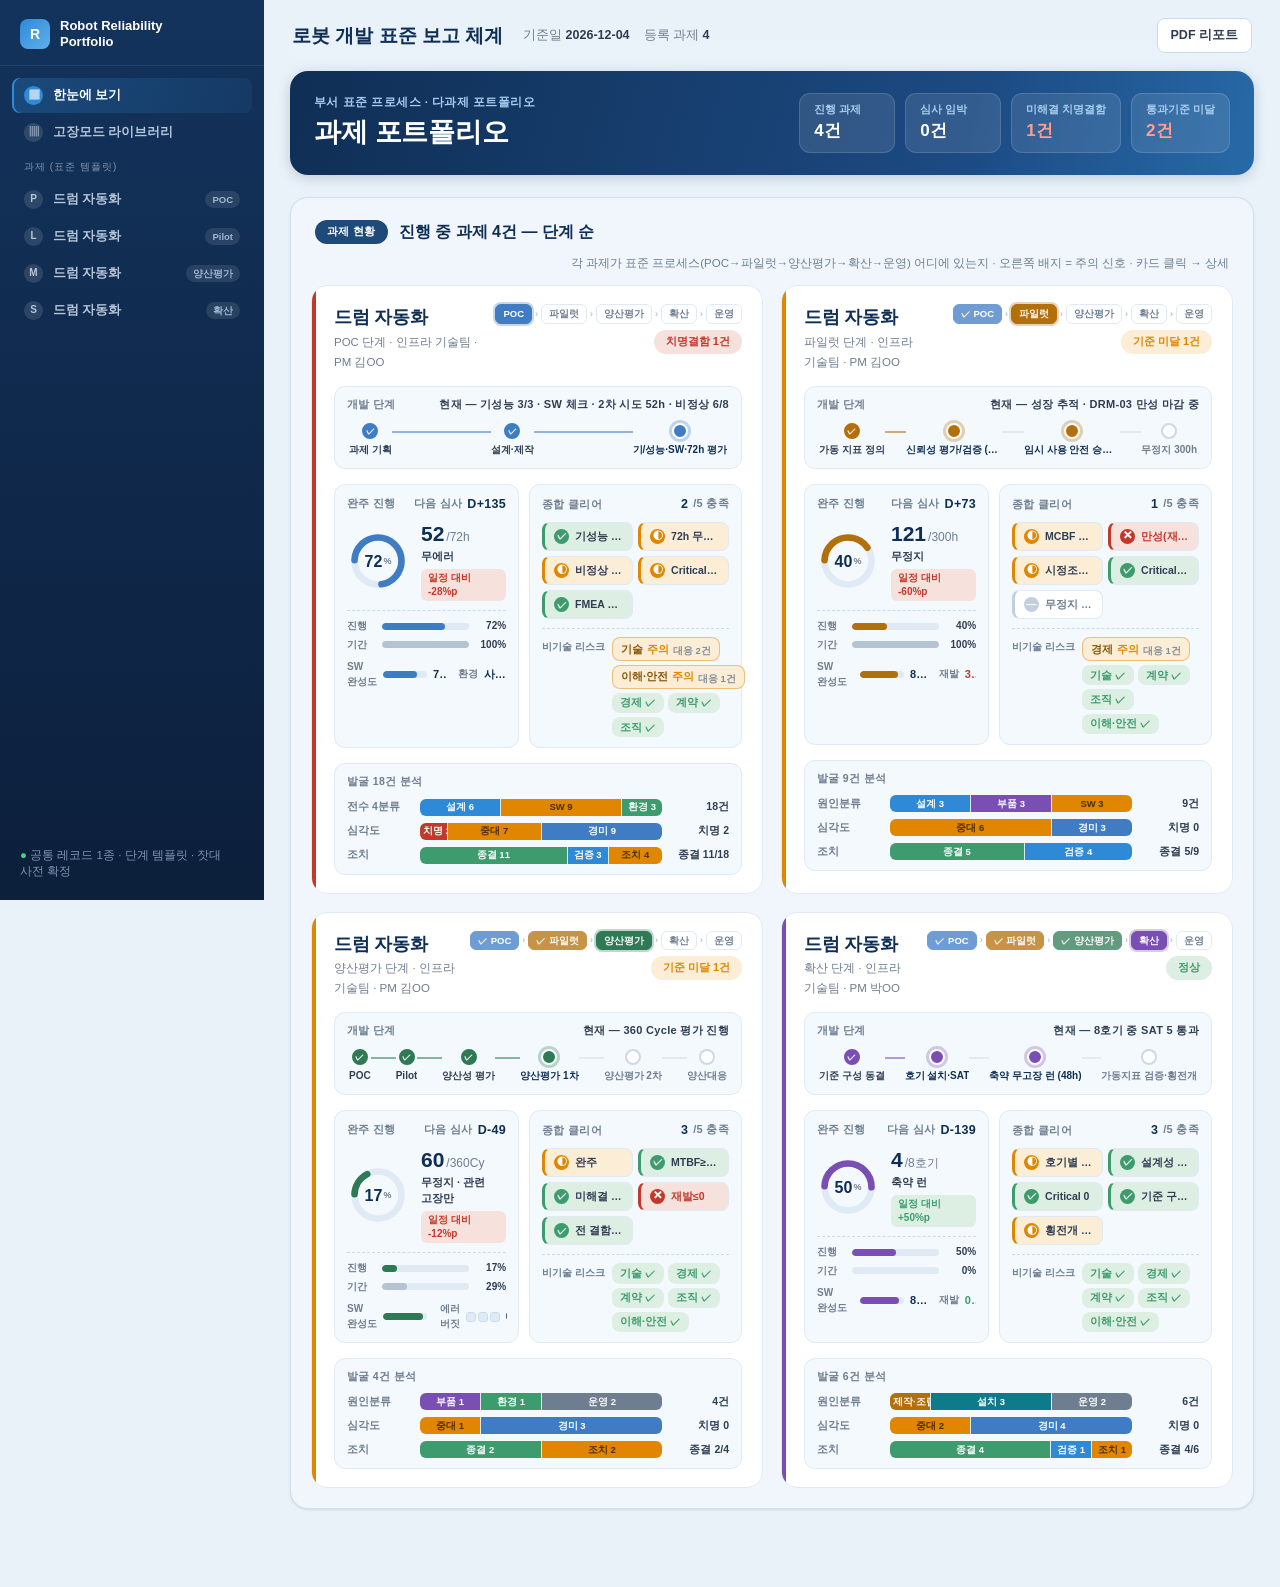
<file: index.html>
<!DOCTYPE html>
<html lang="ko">
<head>
<meta charset="UTF-8">
<meta name="viewport" content="width=device-width, initial-scale=1.0">
<title>로봇 개발 표준 보고 체계</title>
<!-- 캐시 우회: 수정 후 새로고침만 해도 styles.css가 바로 반영됨 -->
<script>document.write('<link rel="stylesheet" href="styles.css?t=' + Date.now() + '">');</script>
</head>
<body>
<div class="app">

  <aside class="side">
    <div class="brand"><div class="logo" id="brand-logo">R</div><b id="brand-name">Robot Reliability<br>Portfolio</b></div>
    <nav class="nav" id="nav"></nav>
    <div class="sgoals" id="side-goals"></div>
    <div id="side-line"></div>
    <div id="side-months"></div>
    <div class="foot"><span class="dot">●</span> <span id="foot-brand">FRACAS + 신뢰성 성장</span><br><span id="foot-updated">—</span></div>
  </aside>

  <main class="main">
    <div class="topbar">
      <h1 id="page-title">로봇 개발 표준 보고 체계</h1>
      <div class="meta" id="topmeta"></div>
      <div class="sp"></div><div class="tb-lc" id="topbar-lc"></div><button class="btn" id="print-btn" onclick="window.print()">PDF 리포트</button>
    </div>

    <div id="s-home"></div>
    <div id="s-guide" style="display:none"></div>
    <div id="s-library" style="display:none"></div>
    <section id="s-overview" class="sbox" style="display:none"></section>
    <div class="sbox sbox-steps" id="s-steps" style="display:none"></div>
  </main>
</div>

<!-- 에러 상세 모달 -->
<div class="modal-back" id="modal-back" onclick="if(event.target===this)closeModal()">
  <div class="modal">
    <div class="modal-h"><h3 id="modal-title">에러 상세</h3><button class="x" onclick="closeModal()">✕</button></div>
    <div class="modal-b" id="modal-body"></div>
  </div>
</div>
<div class="lightbox" id="lightbox" onclick="this.classList.remove('open')"><img id="lightbox-img" alt=""></div>

<!-- 캐시 우회: 수정 후 새로고침만 해도 JS가 바로 반영됨. 로드 순서 고정: core → 템플릿 → 홈 → app(라우터) -->
<script>
  ['core.js', 'tpl-mass.js', 'tpl-dev.js', 'tpl-ops.js', 'guide.js', 'home.js', 'library.js', 'app.js'].forEach(function (f) {
    document.write('<script src="' + f + '?t=' + Date.now() + '"><\/script>');
  });
</script>
</body>
</html>
</file>
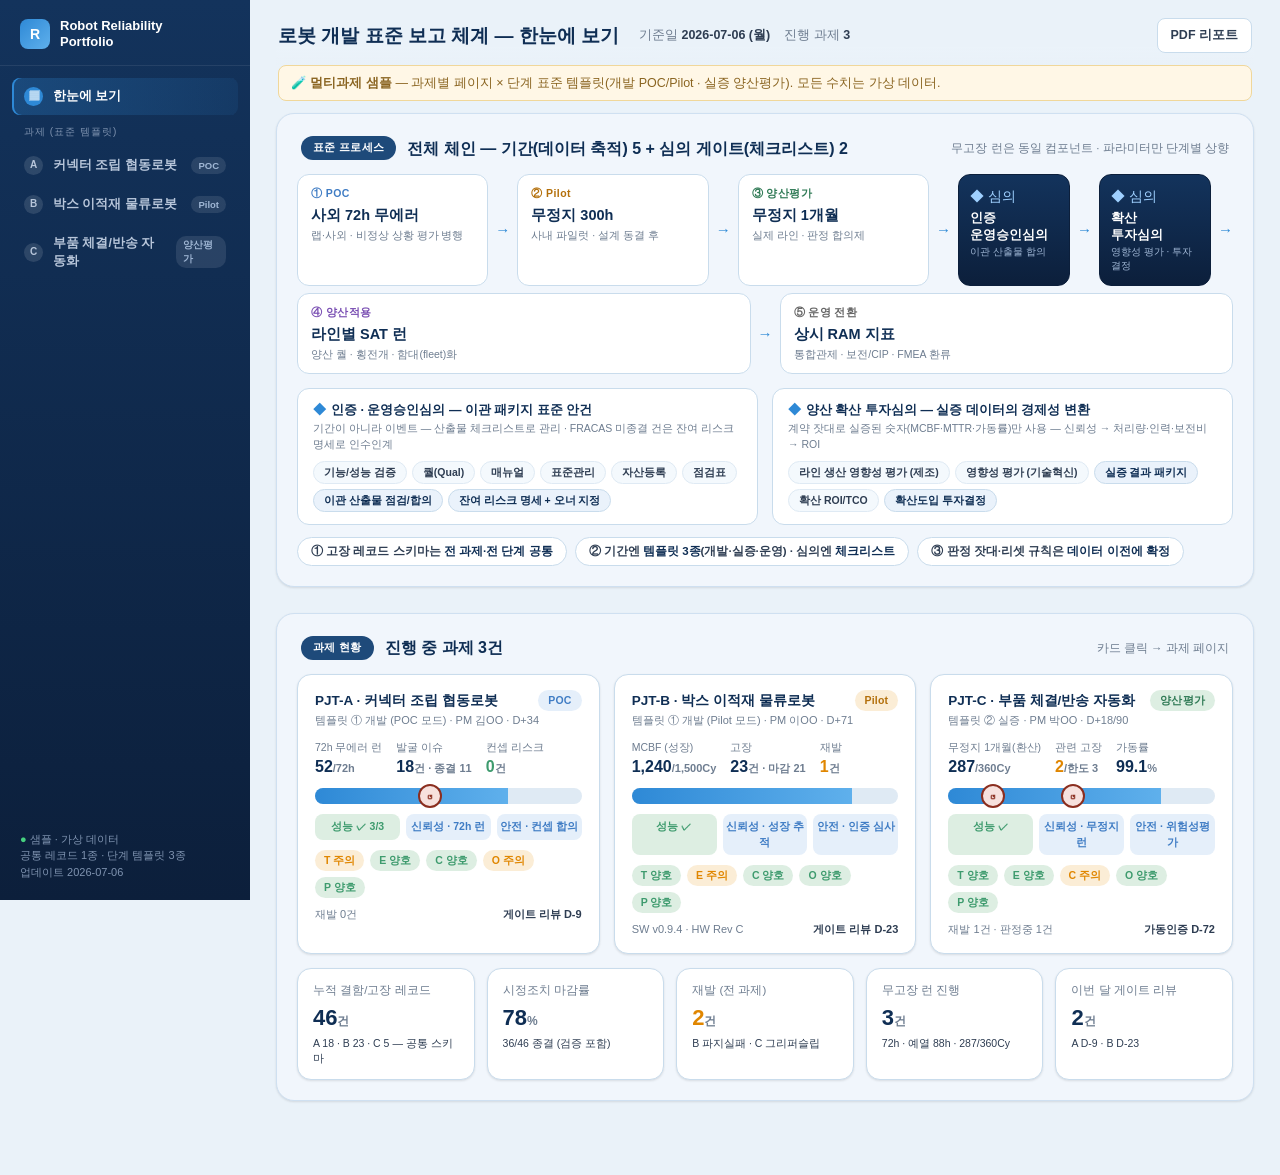
<file: design/mockup_multi.html>
<!DOCTYPE html>
<html lang="ko">
<head>
<meta charset="UTF-8">
<meta name="viewport" content="width=device-width, initial-scale=1.0">
<title>멀티과제 샘플 — 로봇 개발 표준 보고 체계 (POC · Pilot · 양산평가)</title>
<style>
  :root{
    --bg:#EAF2F9; --card:#FFFFFF; --card-alt:#F4F9FD;
    --ink:#0E1A2A; --ink-soft:#2E3D52; --muted:#6E7D90;
    --line:#C9DCEC; --line-soft:#DFEAF4;
    --navy:#1E4A7A; --navy-deep:#0F2E54; --sky:#2E89D6; --sky-soft:#EAF2FB;
    --green:#3E9B6E; --green-soft:#DDEEE2;
    --crit:#C0392B; --crit-soft:#F7E1DD;
    --major:#E08600; --major-soft:#FBEDD6;
    --minor:#3F7CC4; --minor-soft:#E5EFFA;
    --rust:#8B2E1F;
    --sans:"Malgun Gothic","맑은 고딕",-apple-system,BlinkMacSystemFont,"Segoe UI",Arial,sans-serif;
    --shadow-sm:0 1px 2px rgba(15,20,25,.05),0 1px 3px rgba(15,20,25,.06);
  }
  *{box-sizing:border-box;margin:0;padding:0}
  html{scroll-behavior:smooth}
  body{font-family:var(--sans);background:var(--bg);color:var(--ink);font-size:14px;line-height:1.45}
  .app{display:grid;grid-template-columns:250px 1fr;min-height:100vh}
  .side{background:linear-gradient(180deg,#13335c,#0c1f3b);color:#cdd9ea;position:sticky;top:0;height:100vh;display:flex;flex-direction:column;padding:18px 0}
  .side .brand{display:flex;gap:10px;align-items:center;padding:0 20px 14px;border-bottom:1px solid rgba(255,255,255,.08)}
  .side .brand .logo{width:30px;height:30px;border-radius:8px;background:linear-gradient(135deg,#2E89D6,#5fb0ec);display:flex;align-items:center;justify-content:center;font-weight:800;color:#fff}
  .side .brand b{color:#fff;font-size:13px;line-height:1.25}
  .nav{padding:12px 12px;display:flex;flex-direction:column;gap:2px}
  .nav .t{font-size:10px;letter-spacing:.1em;color:#7f93b0;text-transform:uppercase;padding:8px 12px 6px}
  .nav a{display:flex;align-items:center;gap:10px;padding:9px 12px;border-radius:8px;color:#b8c6da;text-decoration:none;font-size:12.5px;font-weight:600;cursor:pointer}
  .nav a .st{width:19px;height:19px;border-radius:50%;background:rgba(255,255,255,.12);font-size:10px;display:flex;align-items:center;justify-content:center;font-weight:800;flex:none}
  .nav a .stage{margin-left:auto;font-size:9.5px;font-weight:800;padding:2px 7px;border-radius:10px;background:rgba(255,255,255,.1);color:#9fb6d4}
  .nav a:hover{background:rgba(255,255,255,.06);color:#fff}
  .nav a.active{background:linear-gradient(90deg,rgba(46,137,214,.28),rgba(46,137,214,.10));color:#fff;box-shadow:inset 2px 0 0 #2E89D6}
  .nav a.active .st{background:#2E89D6;color:#fff}
  .side .foot{margin-top:auto;padding:14px 20px 2px;font-size:11px;color:#7f93b0;line-height:1.5}
  .side .foot .dot{color:#46d07f}

  .main{padding:0 26px 48px}
  .topbar{display:flex;align-items:center;gap:16px;padding:18px 2px 12px;position:sticky;top:0;background:linear-gradient(180deg,var(--bg) 72%,rgba(234,242,249,0));z-index:5}
  .topbar h1{font-size:19px;font-weight:800;color:var(--navy-deep)}
  .topbar .meta{color:var(--muted);font-size:12.5px;display:flex;gap:14px;margin-left:4px}.topbar .meta b{color:var(--ink-soft)}
  .topbar .sp{flex:1}
  .btn{border:1px solid var(--line);background:#fff;border-radius:8px;padding:8px 13px;font-size:12.5px;font-weight:700;color:var(--ink-soft);cursor:pointer}
  .banner{background:#fff7e6;border:1px solid #f0d79a;color:#8a6420;border-radius:8px;padding:8px 12px;font-size:12.5px;margin:0 2px 12px}

  .sbox{background:#F1F6FC;border:1px solid #CFE0F1;border-radius:18px;padding:6px 20px 20px;margin-bottom:26px;box-shadow:var(--shadow-sm)}
  .sbox-h{display:flex;align-items:center;gap:11px;padding:16px 4px 14px;flex-wrap:wrap}
  .sbox-h .tag{font-size:11px;font-weight:800;color:#fff;background:var(--navy);padding:4px 12px;border-radius:20px;letter-spacing:.03em}
  .sbox-h .tag.t-perf{background:#4A6FA5}.sbox-h .tag.t-rel{background:var(--navy)}.sbox-h .tag.t-safe{background:#3E7A5E}
  .sbox-h h2{font-size:16px;font-weight:800;color:var(--navy-deep)}
  .sbox-h .d{font-size:11.5px;color:var(--muted);margin-left:auto}

  .panel{background:var(--card);border:1px solid var(--line);border-radius:14px;box-shadow:var(--shadow-sm);padding:15px 17px}
  .panel h3{font-size:13px;font-weight:800;color:var(--ink);margin-bottom:3px}
  .panel .psub{font-size:11px;color:var(--muted);margin-bottom:12px;letter-spacing:.02em}
  .grid{display:grid;gap:14px}.g2{grid-template-columns:1fr 1fr}.g3{grid-template-columns:1fr 1fr 1fr}.g23{grid-template-columns:1.5fr 1fr}
  .mt{margin-top:14px}
  .row-flex{display:flex;align-items:center}
  .vlabel{font-size:11px;font-weight:700;padding:2px 8px;border-radius:6px;background:var(--card-alt);border:1px solid var(--line);color:var(--ink-soft)}

  table{width:100%;border-collapse:collapse;font-size:12.5px}
  th,td{text-align:left;padding:7px 9px;border-bottom:1px solid var(--line-soft)}
  th{color:var(--muted);font-weight:700;font-size:11.5px}td.c,th.c{text-align:center}td.r,th.r{text-align:right}
  tbody tr:hover{background:var(--sky-soft)}
  .badge{display:inline-block;padding:2px 8px;border-radius:20px;font-size:11px;font-weight:800}
  .b-crit{background:var(--crit-soft);color:var(--crit)}.b-major{background:var(--major-soft);color:var(--major)}.b-minor{background:var(--minor-soft);color:var(--minor)}
  .b-ok{background:var(--green-soft);color:var(--green)}.b-prog{background:var(--minor-soft);color:var(--minor)}.b-wait{background:#eee;color:#777}
  .mini{font-size:11px;color:var(--muted)}
  .prog-bar{height:8px;border-radius:6px;background:var(--line-soft);overflow:hidden}.prog-bar i{display:block;height:100%;background:var(--sky)}
  .req{font-size:9px;padding:1px 6px;border-radius:8px;font-weight:800;vertical-align:1px;margin-left:3px}
  .req.must{background:var(--sky-soft);color:var(--sky)}.req.opt{background:#ececec;color:#999}

  /* 단계 칩 */
  .chip{font-size:11px;font-weight:800;padding:4px 11px;border-radius:20px}
  .chip.pass{background:var(--green-soft);color:var(--green)}.chip.fail{background:var(--crit-soft);color:var(--crit)}.chip.prog{background:var(--minor-soft);color:var(--minor)}.chip.wait{background:#eee;color:#888}
  .stagechip{font-size:10.5px;font-weight:800;padding:3px 10px;border-radius:20px;letter-spacing:.02em}
  .st-poc{background:#E5EFFA;color:#3F7CC4}.st-pilot{background:#FBEDD6;color:#B36F0A}.st-mass{background:#DDEEE2;color:#2F7A55}

  /* 실증 사다리 */
  .ladder{display:flex;align-items:stretch;gap:7px;flex-wrap:wrap}
  .ladder .rung{flex:1;min-width:148px;background:var(--card);border:1px solid var(--line);border-radius:12px;padding:11px 13px;position:relative}
  .ladder .rung.next{border-style:dashed;background:var(--card-alt)}
  .ladder .rung .stg{font-size:10.5px;font-weight:800;letter-spacing:.04em}
  .ladder .rung .run{font-size:14.5px;font-weight:800;color:var(--navy-deep);margin:4px 0 2px}
  .ladder .rung .env{font-size:10.5px;color:var(--muted)}
  .ladder .gt{flex:0 0 auto;width:112px;background:linear-gradient(180deg,#13335c,#0c1f3b);border:1px solid #0c1f3b;border-radius:12px;padding:11px 11px;color:#fff}
  .ladder .gt .stg{color:#9fd0ff}
  .ladder .gt .run{font-size:12.5px;font-weight:800;margin:4px 0 2px;color:#fff;line-height:1.3}
  .ladder .gt .env{font-size:10px;color:#9fb6d4}
  .ladder .ar{align-self:center;color:var(--sky);font-weight:800;font-size:15px}
  .gatecards{display:grid;grid-template-columns:1fr 1fr;gap:14px;margin-top:14px}
  .gatecard{background:var(--card);border:1px solid var(--line);border-radius:12px;padding:12px 15px}
  .gatecard h4{font-size:12.5px;font-weight:800;color:var(--navy-deep);margin-bottom:2px}
  .gatecard h4 .gd{color:var(--sky);margin-right:5px}
  .gatecard .gsub{font-size:10.5px;color:var(--muted);margin-bottom:9px}
  .gatecard .items{display:flex;flex-wrap:wrap;gap:5px}
  .gatecard .items span{font-size:10.5px;font-weight:700;background:var(--card-alt);border:1px solid var(--line-soft);border-radius:14px;padding:3px 10px;color:var(--ink-soft)}
  .gatecard .items span.hl{background:var(--sky-soft);border-color:var(--line);color:var(--navy-deep)}
  .principles{display:flex;gap:8px;flex-wrap:wrap;margin-top:12px}
  .principles span{font-size:11.5px;font-weight:700;color:var(--ink-soft);background:var(--card);border:1px solid var(--line);border-radius:20px;padding:5px 13px}
  .principles b{color:var(--navy-deep)}

  /* 과제 카드 (홈) */
  .pcards{display:grid;grid-template-columns:repeat(3,1fr);gap:14px}
  .pcard{background:var(--card);border:1px solid var(--line);border-radius:14px;box-shadow:var(--shadow-sm);padding:15px 17px;cursor:pointer;transition:box-shadow .15s,transform .15s}
  .pcard:hover{box-shadow:0 4px 14px rgba(15,46,84,.14);transform:translateY(-1px)}
  .pcard .ph{display:flex;align-items:center;gap:8px;margin-bottom:2px}
  .pcard .ph b{font-size:13.5px;color:var(--navy-deep)}
  .pcard .ph .stagechip{margin-left:auto}
  .pcard .psub{font-size:11px;color:var(--muted);margin-bottom:11px}
  .pcard .kv{display:flex;gap:14px;margin-bottom:10px}
  .pcard .kv .k{font-size:10.5px;color:var(--muted)}.pcard .kv .v{font-size:16px;font-weight:800;color:var(--navy-deep)}.pcard .kv .v small{font-size:11px;color:var(--muted);font-weight:700}
  .tracks{display:flex;gap:6px;margin:10px 0}
  .tracks span{flex:1;text-align:center;font-size:10.5px;font-weight:700;border-radius:8px;padding:5px 2px}
  .tk-ok{background:var(--green-soft);color:var(--green)}.tk-prog{background:var(--minor-soft);color:var(--minor)}.tk-warn{background:var(--major-soft);color:var(--major)}
  .pcard .foot{display:flex;align-items:center;margin-top:9px;font-size:11px;color:var(--muted)}
  .pcard .foot .gate{margin-left:auto;font-weight:800;color:var(--ink-soft)}

  /* TECOP */
  .tecop{display:flex;gap:6px;flex-wrap:wrap}
  .tecop .tp{font-size:10.5px;font-weight:800;border-radius:16px;padding:3px 9px;cursor:default}
  .tp.ok{background:var(--green-soft);color:var(--green)}.tp.warn{background:var(--major-soft);color:var(--major)}.tp.risk{background:var(--crit-soft);color:var(--crit)}

  /* 세부 단계 lifecycle */
  .lifecycle{display:flex;margin-top:4px}
  .lc{flex:1;position:relative;text-align:center;padding:0 4px}
  .lc::before{content:"";position:absolute;top:21px;left:-50%;width:100%;height:3px;background:var(--line);z-index:0}
  .lc:first-child::before{display:none}
  .lc.done::before,.lc.cur::before{background:var(--green)}
  .lc .dot{width:34px;height:34px;border-radius:50%;margin:5px auto 8px;display:flex;align-items:center;justify-content:center;font-weight:800;font-size:13px;color:#fff;position:relative;z-index:1}
  .lc.done .dot{background:var(--green)}.lc.cur .dot{background:var(--sky);box-shadow:0 0 0 4px var(--sky-soft)}.lc.todo .dot{background:#cdd6e2}
  .lc .nm{font-size:12px;font-weight:800;color:var(--ink)}.lc.todo .nm{color:var(--muted)}
  .lc .stt{font-size:10px;font-weight:700;margin-top:2px}.lc.done .stt{color:var(--green)}.lc.cur .stt{color:var(--sky)}.lc.todo .stt{color:var(--muted)}
  .lc .note{margin:9px 5px 0;min-height:40px;border:1px dashed var(--line);border-radius:7px;background:var(--card-alt);font-size:10.5px;color:var(--ink-soft);padding:6px 7px;text-align:left;line-height:1.35}

  /* 게이트 crit-grid */
  .crit-grid{display:grid;grid-template-columns:repeat(5,1fr);gap:9px}
  .crit{border:1px solid var(--line-soft);border-radius:10px;padding:10px 11px;background:var(--card-alt)}
  .crit .k{font-size:11px;color:var(--muted);margin-bottom:5px}.crit .v{font-size:15px;font-weight:800;color:var(--ink)}
  .crit .s{font-size:10.5px;font-weight:800;margin-top:6px;display:inline-block;padding:2px 8px;border-radius:20px}
  .s.pass{background:var(--green-soft);color:var(--green)}.s.fail{background:var(--crit-soft);color:var(--crit)}.s.prog{background:var(--minor-soft);color:var(--minor)}.s.wait{background:#eee;color:#888}

  /* 무고장 런 게이지 (공통 컴포넌트) */
  .rgauge .glabel{display:flex;justify-content:space-between;font-size:11.5px;color:var(--muted);margin-bottom:5px}
  .rgauge .glabel b{color:var(--navy-deep);font-size:13px}
  .rgauge .track{position:relative;height:16px;border-radius:9px;background:var(--line-soft);overflow:visible}
  .rgauge .track i{display:block;height:100%;border-radius:9px 0 0 9px;background:linear-gradient(90deg,#2E89D6,#5fb0ec)}
  .rgauge .mark{position:absolute;top:-4px;width:24px;height:24px;margin-left:-12px;border-radius:50%;background:var(--crit-soft);border:2px solid var(--rust);color:var(--rust);font-size:11px;font-weight:800;display:flex;align-items:center;justify-content:center;cursor:default}
  .rgauge .gfoot{display:flex;gap:14px;font-size:11px;color:var(--muted);margin-top:9px;flex-wrap:wrap}
  .rgauge .gfoot b{color:var(--ink-soft)}
  .paramrow{display:flex;gap:8px;flex-wrap:wrap;margin-bottom:11px}
  .paramrow span{font-size:10.5px;font-weight:700;background:var(--card-alt);border:1px solid var(--line);border-radius:6px;padding:3px 9px;color:var(--ink-soft)}
  .paramrow b{color:var(--navy-deep)}

  /* 4분류 보드 (POC) */
  .fourway{display:grid;grid-template-columns:repeat(4,1fr);gap:9px}
  .fw{border-radius:10px;padding:11px 12px;border:1px solid var(--line-soft);background:var(--card-alt)}
  .fw .t{font-size:11px;font-weight:800;color:var(--muted)}
  .fw .n{font-size:24px;font-weight:800;margin:3px 0 1px;color:var(--navy-deep)}
  .fw .m{font-size:10.5px;color:var(--muted)}
  .fw.hero{background:var(--green-soft);border-color:#bfe0cc}.fw.hero .n{color:var(--green)}
  .stat-big{display:flex;align-items:baseline;gap:8px;margin-bottom:6px}.stat-big b{font-size:26px;font-weight:800;color:var(--navy-deep)}.stat-big span{font-size:12px;color:var(--muted)}
  .big-num{font-size:30px;font-weight:800}

  .qbox{background:var(--sky-soft);border:1px solid var(--line);border-radius:10px;padding:9px 13px;font-size:12px;color:var(--ink-soft);margin-bottom:13px}
  .qbox b{color:var(--navy-deep)}
  .kpis{display:grid;grid-template-columns:repeat(5,1fr);gap:12px}
  .kpi{background:var(--card);border:1px solid var(--line);border-radius:14px;box-shadow:var(--shadow-sm);padding:13px 15px}
  .kpi .k{font-size:11.5px;color:var(--muted)}.kpi .v{font-size:22px;font-weight:800;color:var(--navy-deep);margin-top:3px}.kpi .v small{font-size:12px;color:var(--muted);font-weight:700}.kpi .sub{font-size:10.5px;color:var(--ink-soft);margin-top:2px}
  .clegend{display:flex;flex-wrap:wrap;gap:6px 14px;font-size:11px;color:var(--ink-soft);margin-top:8px}
  .clegend span{display:inline-flex;align-items:center;gap:5px}.clegend i{width:10px;height:10px;border-radius:2px;display:inline-block}
  .view{display:none}.view.on{display:block}
  .ptitle{display:flex;align-items:center;gap:10px;margin:2px 2px 14px;flex-wrap:wrap}
  .ptitle h2{font-size:17px;font-weight:800;color:var(--navy-deep)}
  .ptitle .meta{font-size:12px;color:var(--muted)}.ptitle .meta b{color:var(--ink-soft)}
  .tmpl{font-size:10.5px;font-weight:800;background:#0F2E54;color:#9fd0ff;border-radius:6px;padding:3px 9px;letter-spacing:.03em}
</style>
</head>
<body>
<div class="app">
  <aside class="side">
    <div class="brand"><div class="logo">R</div><b>Robot Reliability<br>Portfolio</b></div>
    <nav class="nav">
      <a data-view="home" class="active"><span class="st">▦</span> 한눈에 보기</a>
      <div class="t">과제 (표준 템플릿)</div>
      <a data-view="pa"><span class="st">A</span> 커넥터 조립 협동로봇<span class="stage">POC</span></a>
      <a data-view="pb"><span class="st">B</span> 박스 이적재 물류로봇<span class="stage">Pilot</span></a>
      <a data-view="pc"><span class="st">C</span> 부품 체결/반송 자동화<span class="stage">양산평가</span></a>
    </nav>
    <div class="foot"><span class="dot">●</span> 샘플 · 가상 데이터<br>공통 레코드 1종 · 단계 템플릿 3종<br>업데이트 2026-07-06</div>
  </aside>

  <main class="main">
    <div class="topbar">
      <h1 id="tb-title">로봇 개발 표준 보고 체계</h1>
      <div class="meta"><span>기준일 <b>2026-07-06 (월)</b></span><span>진행 과제 <b>3</b></span></div>
      <div class="sp"></div><button class="btn">PDF 리포트</button>
    </div>
    <div class="banner">🧪 <b>멀티과제 샘플</b> — 과제별 페이지 × 단계 표준 템플릿(개발 POC/Pilot · 실증 양산평가). 모든 수치는 가상 데이터.</div>

    <!-- ================= 홈 (포트폴리오) ================= -->
    <div class="view on" id="view-home">

      <section class="sbox">
        <div class="sbox-h"><span class="tag">표준 프로세스</span><h2>전체 체인 — 기간(데이터 축적) 5 + 심의 게이트(체크리스트) 2</h2><span class="d">무고장 런은 동일 컴포넌트 · 파라미터만 단계별 상향</span></div>
        <div class="ladder">
          <div class="rung"><div class="stg" style="color:#3F7CC4">① POC</div><div class="run">사외 72h 무에러</div><div class="env">랩·사외 · 비정상 상황 평가 병행</div></div>
          <div class="ar">→</div>
          <div class="rung"><div class="stg" style="color:#B36F0A">② Pilot</div><div class="run">무정지 300h</div><div class="env">사내 파일럿 · 설계 동결 후</div></div>
          <div class="ar">→</div>
          <div class="rung"><div class="stg" style="color:#2F7A55">③ 양산평가</div><div class="run">무정지 1개월</div><div class="env">실제 라인 · 판정 합의제</div></div>
          <div class="ar">→</div>
          <div class="gt"><div class="stg">◆ 심의</div><div class="run">인증<br>운영승인심의</div><div class="env">이관 산출물 합의</div></div>
          <div class="ar">→</div>
          <div class="gt"><div class="stg">◆ 심의</div><div class="run">확산<br>투자심의</div><div class="env">영향성 평가 · 투자결정</div></div>
          <div class="ar">→</div>
          <div class="rung"><div class="stg" style="color:#7A4FB3">④ 양산적용</div><div class="run">라인별 SAT 런</div><div class="env">양산 퀄 · 횡전개 · 함대(fleet)화</div></div>
          <div class="ar">→</div>
          <div class="rung"><div class="stg" style="color:#666">⑤ 운영 전환</div><div class="run">상시 RAM 지표</div><div class="env">통합관제 · 보전/CIP · FMEA 환류</div></div>
        </div>
        <div class="gatecards">
          <div class="gatecard">
            <h4><span class="gd">◆</span>인증 · 운영승인심의 — 이관 패키지 표준 안건</h4>
            <div class="gsub">기간이 아니라 이벤트 — 산출물 체크리스트로 관리 · FRACAS 미종결 건은 잔여 리스크 명세로 인수인계</div>
            <div class="items"><span>기능/성능 검증</span><span>퀄(Qual)</span><span>매뉴얼</span><span>표준관리</span><span>자산등록</span><span>점검표</span><span class="hl">이관 산출물 점검/합의</span><span class="hl">잔여 리스크 명세 + 오너 지정</span></div>
          </div>
          <div class="gatecard">
            <h4><span class="gd">◆</span>양산 확산 투자심의 — 실증 데이터의 경제성 변환</h4>
            <div class="gsub">계약 잣대로 실증된 숫자(MCBF·MTTR·가동률)만 사용 — 신뢰성 → 처리량·인력·보전비 → ROI</div>
            <div class="items"><span>라인 생산 영향성 평가 (제조)</span><span>영향성 평가 (기술혁신)</span><span class="hl">실증 결과 패키지</span><span>확산 ROI/TCO</span><span class="hl">확산도입 투자결정</span></div>
          </div>
        </div>
        <div class="principles">
          <span>① 고장 레코드 스키마는 <b>전 과제·전 단계 공통</b></span>
          <span>② 기간엔 <b>템플릿 3종</b>(개발·실증·운영) · 심의엔 <b>체크리스트</b></span>
          <span>③ 판정 잣대·리셋 규칙은 <b>데이터 이전에 확정</b></span>
        </div>
      </section>

      <section class="sbox">
        <div class="sbox-h"><span class="tag">과제 현황</span><h2>진행 중 과제 3건</h2><span class="d">카드 클릭 → 과제 페이지</span></div>
        <div class="pcards">

          <div class="pcard" data-go="pa">
            <div class="ph"><b>PJT-A · 커넥터 조립 협동로봇</b><span class="stagechip st-poc">POC</span></div>
            <div class="psub">템플릿 ① 개발 (POC 모드) · PM 김OO · D+34</div>
            <div class="kv">
              <div><div class="k">72h 무에러 런</div><div class="v">52<small>/72h</small></div></div>
              <div><div class="k">발굴 이슈</div><div class="v">18<small>건 · 종결 11</small></div></div>
              <div><div class="k">컨셉 리스크</div><div class="v" style="color:var(--green)">0<small>건</small></div></div>
            </div>
            <div class="rgauge"><div class="track"><i style="width:72.2%"></i><span class="mark" style="left:43%" title="1차 시도: 31h 시점 비전 오인식 → 리셋 후 2차 진행">↺</span></div></div>
            <div class="tracks"><span class="tk-ok">성능 ✓ 3/3</span><span class="tk-prog">신뢰성 · 72h 런</span><span class="tk-prog">안전 · 컨셉 합의</span></div>
            <div class="tecop">
              <span class="tp warn" title="Technical — 72h 무에러 2차 진행 중">T 주의</span><span class="tp ok" title="Economic — 개략 사업성 확인">E 양호</span><span class="tp ok" title="Commercial — 해당 없음(사내)">C 양호</span><span class="tp warn" title="Organizational — 수혜부서 후보 협의 전">O 주의</span><span class="tp ok" title="Political/Regulatory — 안전 컨셉 합의 완료">P 양호</span>
            </div>
            <div class="foot"><span>재발 0건</span><span class="gate">게이트 리뷰 D-9</span></div>
          </div>

          <div class="pcard" data-go="pb">
            <div class="ph"><b>PJT-B · 박스 이적재 물류로봇</b><span class="stagechip st-pilot">Pilot</span></div>
            <div class="psub">템플릿 ① 개발 (Pilot 모드) · PM 이OO · D+71</div>
            <div class="kv">
              <div><div class="k">MCBF (성장)</div><div class="v">1,240<small>/1,500Cy</small></div></div>
              <div><div class="k">고장</div><div class="v">23<small>건 · 마감 21</small></div></div>
              <div><div class="k">재발</div><div class="v" style="color:var(--major)">1<small>건</small></div></div>
            </div>
            <div class="rgauge"><div class="track"><i style="width:82.7%"></i></div></div>
            <div class="tracks"><span class="tk-ok">성능 ✓</span><span class="tk-prog">신뢰성 · 성장 추적</span><span class="tk-prog">안전 · 인증 심사</span></div>
            <div class="tecop">
              <span class="tp ok" title="Technical — 성장곡선 순항">T 양호</span><span class="tp warn" title="Economic — 양산 원가 검토 중">E 주의</span><span class="tp ok" title="Commercial — 공급계약 초안 합의">C 양호</span><span class="tp ok" title="Organizational — 수혜부서 지표 정의 참여 완료">O 양호</span><span class="tp ok" title="Political/Regulatory — 인증 일정 정상">P 양호</span>
            </div>
            <div class="foot"><span>SW v0.9.4 · HW Rev C</span><span class="gate">게이트 리뷰 D-23</span></div>
          </div>

          <div class="pcard" data-go="pc">
            <div class="ph"><b>PJT-C · 부품 체결/반송 자동화</b><span class="stagechip st-mass">양산평가</span></div>
            <div class="psub">템플릿 ② 실증 · PM 박OO · D+18/90</div>
            <div class="kv">
              <div><div class="k">무정지 1개월(환산)</div><div class="v">287<small>/360Cy</small></div></div>
              <div><div class="k">관련 고장</div><div class="v" style="color:var(--major)">2<small>/한도 3</small></div></div>
              <div><div class="k">가동률</div><div class="v">99.1<small>%</small></div></div>
            </div>
            <div class="rgauge"><div class="track"><i style="width:79.7%"></i><span class="mark" style="left:16.7%" title="E-01 그리퍼 슬립 · 60Cy · 관련 판정(합의)">↺</span><span class="mark" style="left:46.9%" title="E-02 비전 타임아웃 · 169Cy · 관련 판정(합의)">↺</span></div></div>
            <div class="tracks"><span class="tk-ok">성능 ✓</span><span class="tk-prog">신뢰성 · 무정지 런</span><span class="tk-prog">안전 · 위험성평가</span></div>
            <div class="tecop">
              <span class="tp ok" title="Technical — 진도 정상">T 양호</span><span class="tp ok" title="Economic — 투자 승인 완료">E 양호</span><span class="tp warn" title="Commercial — 계약 마감 9/30 · 에러 여유 1회">C 주의</span><span class="tp ok" title="Organizational — 수혜부서 합동 판정 운영 중">O 양호</span><span class="tp ok" title="Political/Regulatory — 안전검수 통과">P 양호</span>
            </div>
            <div class="foot"><span>재발 1건 · 판정중 1건</span><span class="gate">가동인증 D-72</span></div>
          </div>
        </div>

        <div class="kpis mt">
          <div class="kpi"><div class="k">누적 결함/고장 레코드</div><div class="v">46<small>건</small></div><div class="sub">A 18 · B 23 · C 5 — 공통 스키마</div></div>
          <div class="kpi"><div class="k">시정조치 마감률</div><div class="v">78<small>%</small></div><div class="sub">36/46 종결 (검증 포함)</div></div>
          <div class="kpi"><div class="k">재발 (전 과제)</div><div class="v" style="color:var(--major)">2<small>건</small></div><div class="sub">B 파지실패 · C 그리퍼슬립</div></div>
          <div class="kpi"><div class="k">무고장 런 진행</div><div class="v">3<small>건</small></div><div class="sub">72h · 예열 88h · 287/360Cy</div></div>
          <div class="kpi"><div class="k">이번 달 게이트 리뷰</div><div class="v">2<small>건</small></div><div class="sub">A D-9 · B D-23</div></div>
        </div>
      </section>
    </div>

    <!-- ================= 과제 A : POC ================= -->
    <div class="view" id="view-pa">
      <div class="ptitle">
        <h2>PJT-A · 커넥터 조립 협동로봇</h2><span class="stagechip st-poc">POC</span><span class="tmpl">템플릿 ① 개발 — POC 모드</span>
        <span class="meta">PM <b>김OO</b> · 기간 <b>2026-06-02 ~ 07-15 (D+34)</b> · 게이트 리뷰 <b>07-15 (D-9)</b></span>
      </div>

      <section class="sbox">
        <div class="sbox-h"><span class="tag">단계 진행</span><h2>POC 세부 단계</h2><span class="d">P1→P4 · 게이트 통과 시 Pilot 이관</span></div>
        <div class="panel">
          <div class="lifecycle">
            <div class="lc done"><div class="dot">✓</div><div class="nm">P1 평가항목/방법 정의</div><div class="stt">완료</div><div class="note">FMEA 초판 · 고장모드 분류 확정 · 판정기준서 v1 (에러/정지/어시스트 구분)</div></div>
            <div class="lc done"><div class="dot">✓</div><div class="nm">P2 안전인증 컨셉미팅</div><div class="stt">완료</div><div class="note">위험원 12건 식별 → 설계 반영 목록 합의 (06-10)</div></div>
            <div class="lc done"><div class="dot">✓</div><div class="nm">P3 기성능 평가/검증</div><div class="stt">완료</div><div class="note">택트 12.5s · 반복정밀도 ±0.04mm · 체결성공률 99.2% — 3/3 충족</div></div>
            <div class="lc cur"><div class="dot">●</div><div class="nm">P4 사외 72h 무에러 + 비정상 평가</div><div class="stt">진행 중</div><div class="note">2차 시도 52/72h · 비정상 시나리오 6/8 PASS</div></div>
          </div>
        </div>
        <div class="panel mt">
          <div class="row-flex"><h3>게이트 통과 기준 (Pilot 이관)</h3><span class="vlabel" style="margin-left:auto">사전 확정 · 리뷰 07-15</span></div>
          <div class="psub">EXIT CRITERIA · 데이터 이전에 합의된 잣대</div>
          <div class="crit-grid">
            <div class="crit"><div class="k">① 기성능 스펙</div><div class="v">3/3</div><span class="s pass">충족</span></div>
            <div class="crit"><div class="k">② 72h 무에러</div><div class="v">52/72h</div><span class="s prog">2차 진행</span></div>
            <div class="crit"><div class="k">③ 비정상 시나리오</div><div class="v">6/8</div><span class="s prog">1 재시험</span></div>
            <div class="crit"><div class="k">④ 상위 심각도 미해결</div><div class="v">0건</div><span class="s pass">충족</span></div>
            <div class="crit"><div class="k">⑤ FMEA 상위 리스크</div><div class="v">조치계획 수립</div><span class="s pass">충족</span></div>
          </div>
          <div class="row-flex mt"><span class="mini" style="margin-right:10px">게이트 리뷰 고정 안건 — TECOP</span>
            <div class="tecop">
              <span class="tp warn" title="72h 무에러 2차 진행 중">T 주의</span><span class="tp ok" title="개략 사업성 확인(대체 인력 2명분)">E 양호</span><span class="tp ok">C 양호</span><span class="tp warn" title="수혜부서 후보 협의 전 — Pilot 지표 정의에 참여 필요">O 주의</span><span class="tp ok" title="안전 컨셉 합의 완료">P 양호</span>
            </div>
          </div>
        </div>
      </section>

      <section class="sbox">
        <div class="sbox-h"><span class="tag t-rel">신뢰성 트랙</span><h2>에러 분석 — POC 방식</h2><span class="d">지표(MTBF) 없음 — 발굴·분류가 목적</span></div>
        <div class="qbox">이 단계의 질문: <b>“이 고장모드는 컨셉의 병인가, 고칠 수 있는 병인가?”</b> — 표본이 작고 설계가 유동적이므로 통계 대신 <b>전수 4분류</b>로 보고.</div>
        <div class="grid g23">
          <div class="panel">
            <h3>발굴 이슈 4분류 (전수)</h3><div class="psub">18건 발굴 · 종결 11 · 진행 7</div>
            <div class="fourway">
              <div class="fw hero"><div class="t">① 컨셉 리스크</div><div class="n">0</div><div class="m">컨셉킬러 없음 — POC 핵심 결론</div></div>
              <div class="fw"><div class="t">② 설계 개선</div><div class="n">6</div><div class="m">종결 3 · 진행 3</div></div>
              <div class="fw"><div class="t">③ 구현(SW) 버그</div><div class="n">9</div><div class="m">종결 6 · 진행 3</div></div>
              <div class="fw"><div class="t">④ 시험환경 요인</div><div class="n">3</div><div class="m">종결 2 · 진행 1</div></div>
            </div>
            <div class="mini mt">① 이 0건이 아니게 되면 즉시 게이트 보류 → 컨셉 재검토. 정직한 분류가 이 단계 보고의 신뢰도를 결정.</div>
          </div>
          <div class="panel">
            <h3>고장모드 Pareto</h3><div class="psub">건수 순 · 누적 % (수정개발 우선순위)</div>
            <table>
              <thead><tr><th>고장모드</th><th style="width:84px">건수</th><th class="r">누적</th></tr></thead>
              <tbody>
                <tr title="비전 오인식 5건 — 누적 27.8%"><td>비전 오인식</td><td><div class="prog-bar"><i style="width:100%"></i></div><span class="mini">5</span></td><td class="r">28%</td></tr>
                <tr title="체결 토크 이탈 4건 — 누적 50%"><td>체결 토크 이탈</td><td><div class="prog-bar"><i style="width:80%"></i></div><span class="mini">4</span></td><td class="r">50%</td></tr>
                <tr title="그리퍼 파지 실패 3건 — 누적 66.7%"><td>그리퍼 파지 실패</td><td><div class="prog-bar"><i style="width:60%"></i></div><span class="mini">3</span></td><td class="r">67%</td></tr>
                <tr title="통신 지연 2건 — 누적 77.8%"><td>통신 지연</td><td><div class="prog-bar"><i style="width:40%"></i></div><span class="mini">2</span></td><td class="r">78%</td></tr>
                <tr title="기타 4건 — 누적 100%"><td class="mini">기타 (4모드)</td><td><div class="prog-bar"><i style="width:80%;background:#b9cfe4"></i></div><span class="mini">4</span></td><td class="r">100%</td></tr>
              </tbody>
            </table>
          </div>
        </div>

        <div class="grid g2 mt">
          <div class="panel rgauge">
            <div class="row-flex"><h3>무고장 런 — 사외 72h 무에러</h3><span class="vlabel" style="margin-left:auto">공통 컴포넌트 · POC 파라미터</span></div>
            <div class="paramrow"><span>목표 <b>72h</b></span><span>잣대 <b>무에러</b> (에러 1건 = 리셋)</span><span>환경 <b>사외 랩</b></span><span>리셋 규칙 <b>사전 확정 v1</b></span></div>
            <div class="glabel"><span>2차 시도 <b>52h</b> 경과</span><span>남은 <b>20h</b> (~07-08 06:00)</span></div>
            <div class="track"><i style="width:72.2%"></i><span class="mark" style="left:43%" title="1차 시도: 31h 시점 비전 오인식(조명 반사) → 조명 후드 개선 후 2차 착수">↺</span></div>
            <div class="gfoot"><span>1차 <b>31h 리셋</b> (비전 오인식 → 조명 후드 개선)</span><span>에러/정지 기록은 <b>POC부터 모두 수집</b> — 게이트만 무에러 잣대 적용</span></div>
          </div>
          <div class="panel">
            <h3>비정상 상황 평가 (Fault Injection)</h3><div class="psub">의도적 이상 주입 → 복구 거동 검증 · 첫 MTTR 측정 지점</div>
            <table>
              <thead><tr><th>시나리오</th><th class="c">복구시간</th><th class="c">판정</th></tr></thead>
              <tbody>
                <tr><td>비상정지 후 재기동</td><td class="c">45s</td><td class="c"><span class="badge b-ok">PASS</span></td></tr>
                <tr><td>순간 정전 복구</td><td class="c">2.1m</td><td class="c"><span class="badge b-ok">PASS</span></td></tr>
                <tr><td>자재 걸림 제거 후 재개</td><td class="c">1.4m</td><td class="c"><span class="badge b-ok">PASS</span></td></tr>
                <tr><td>통신 두절 → 자동 재접속</td><td class="c">—</td><td class="c"><span class="badge b-crit">FAIL · 재시험</span></td></tr>
                <tr><td>도어 오픈 인터록 외 3건</td><td class="c">≤1m</td><td class="c"><span class="badge b-ok">PASS ×3</span></td></tr>
                <tr><td>과부하 정지 복구</td><td class="c">—</td><td class="c"><span class="badge b-wait">대기</span></td></tr>
              </tbody>
            </table>
          </div>
        </div>
      </section>

      <section class="sbox">
        <div class="sbox-h"><span class="tag">기록</span><h2>이슈 레코드 (공통 스키마)</h2><span class="d">전 과제 동일 컬럼 · POC는 버전/검증 <b>선택</b></span></div>
        <div class="panel">
          <table>
            <thead><tr><th>ID</th><th>고장모드 (표준분류)</th><th class="c">심각도</th><th>근본원인 분류</th><th>시정조치</th><th class="c">버전<span class="req opt">선택</span></th><th class="c">무발생 검증<span class="req opt">선택</span></th><th class="c">상태</th></tr></thead>
            <tbody>
              <tr><td><b>ISS-012</b></td><td>비전 오인식</td><td class="c"><span class="badge b-major">Maj</span></td><td>시험환경 (조명 반사)</td><td>조명 후드 추가</td><td class="c mini">—</td><td class="c mini">—</td><td class="c"><span class="badge b-ok">종결</span></td></tr>
              <tr><td><b>ISS-015</b></td><td>통신 두절 복구 실패</td><td class="c"><span class="badge b-crit">Crit</span></td><td>설계 (재접속 로직 부재)</td><td>재접속 상태기계 설계 변경</td><td class="c mini">—</td><td class="c mini">—</td><td class="c"><span class="badge b-prog">조치중</span></td></tr>
              <tr><td><b>ISS-017</b></td><td>체결 토크 이탈</td><td class="c"><span class="badge b-major">Maj</span></td><td>구현 (토크 프로파일)</td><td>프로파일 보정 + 재시험</td><td class="c mini">—</td><td class="c mini">—</td><td class="c"><span class="badge b-prog">검증중</span></td></tr>
              <tr><td><b>ISS-018</b></td><td>그리퍼 파지 실패</td><td class="c"><span class="badge b-minor">Min</span></td><td>구현 (파지력 파라미터)</td><td>파라미터 튜닝</td><td class="c mini">—</td><td class="c mini">—</td><td class="c"><span class="badge b-prog">조치중</span></td></tr>
            </tbody>
          </table>
          <div class="mini mt">POC는 <b>보고 부담 최소화</b>가 원칙 — 필수 5필드(ID·고장모드·심각도·원인분류·상태)만 강제, 나머지는 선택. 단계가 오르면 필수로 전환.</div>
        </div>
      </section>
    </div>

    <!-- ================= 과제 B : Pilot ================= -->
    <div class="view" id="view-pb">
      <div class="ptitle">
        <h2>PJT-B · 박스 이적재 물류로봇</h2><span class="stagechip st-pilot">Pilot</span><span class="tmpl">템플릿 ① 개발 — Pilot 모드</span>
        <span class="meta">PM <b>이OO</b> · 기간 <b>2026-04-27 ~ 08-31 (D+71)</b> · 게이트 리뷰 <b>07-29 (D-23)</b></span>
      </div>

      <section class="sbox">
        <div class="sbox-h"><span class="tag">단계 진행</span><h2>Pilot 세부 단계</h2><span class="d">L1→L4 · 게이트 통과 시 양산평가 이관</span></div>
        <div class="panel">
          <div class="lifecycle">
            <div class="lc done"><div class="dot">✓</div><div class="nm">L1 가동 지표 정의</div><div class="stt">완료</div><div class="note">MCBF/MTTR/가동률 산식 확정 — 양산평가와 동일 산식 · 수혜부서 참여</div></div>
            <div class="lc cur"><div class="dot">●</div><div class="nm">L2 신뢰성 평가/검증 (TAAF)</div><div class="stt">진행 중</div><div class="note">반복운전→고장→FRACAS→재운전 · MCBF 1,240 (목표 1,500)</div></div>
            <div class="lc cur"><div class="dot">●</div><div class="nm">L3 신뢰성시험사양서</div><div class="stt">진행 중</div><div class="note">v0.9 협의 — 300h 판정 기준·리셋 규칙 명문화 · HW품질사양서/안전인증 심사</div></div>
            <div class="lc todo"><div class="dot">4</div><div class="nm">L4 무정지 300h</div><div class="stt">예정</div><div class="note">설계 동결(07-25 예정) 후 본 런 착수 · 현재 예열 런 88h 무정지</div></div>
          </div>
        </div>
        <div class="panel mt">
          <div class="row-flex"><h3>게이트 통과 기준 (양산평가 이관)</h3><span class="vlabel" style="margin-left:auto">사전 확정 · 리뷰 07-29</span></div>
          <div class="psub">EXIT CRITERIA</div>
          <div class="crit-grid">
            <div class="crit"><div class="k">① MCBF 성장 목표</div><div class="v">1,240/1,500</div><span class="s prog">83%</span></div>
            <div class="crit"><div class="k">② 만성(재발) 고장</div><div class="v">1건</div><span class="s fail">마감 필요</span></div>
            <div class="crit"><div class="k">③ 시정조치 검증마감</div><div class="v">91%</div><span class="s prog">21/23</span></div>
            <div class="crit"><div class="k">④ 안전인증서</div><div class="v">심사 중</div><span class="s prog">~07-20</span></div>
            <div class="crit"><div class="k">⑤ 무정지 300h</div><div class="v">동결 후</div><span class="s wait">예정</span></div>
          </div>
          <div class="row-flex mt"><span class="mini" style="margin-right:10px">게이트 리뷰 고정 안건 — TECOP</span>
            <div class="tecop">
              <span class="tp ok" title="성장곡선 순항">T 양호</span><span class="tp warn" title="양산 원가 절감안 검토 중 (그리퍼 단가)">E 주의</span><span class="tp ok" title="공급계약 초안 합의">C 양호</span><span class="tp ok" title="수혜부서가 L1 지표 정의에 참여 완료">O 양호</span><span class="tp ok" title="인증 일정 정상">P 양호</span>
            </div>
          </div>
        </div>
      </section>

      <section class="sbox">
        <div class="sbox-h"><span class="tag t-rel">신뢰성 트랙</span><h2>에러 분석 — Pilot 방식</h2><span class="d">개별 사건이 아니라 추세로 보고</span></div>
        <div class="qbox">이 단계의 질문: <b>“우리는 수렴하고 있는가?”</b> — 증거는 세 가지: <b>성장곡선의 기울기 · 줄어드는 Pareto · 재발 0</b>. 모든 수정에 검증 런, 모든 기록에 버전.</div>

        <div class="grid g23">
          <div class="panel">
            <div class="row-flex"><h3>MCBF 성장곡선 (Crow-AMSAA식 추적)</h3><span class="vlabel" style="margin-left:auto">주차별 · 목표 1,500Cy</span></div>
            <div class="psub">MEAN CYCLES BETWEEN FAILURES · 수정개발이 실제 안정화로 이어지는지의 정량 증거</div>
            <svg width="100%" height="200" viewBox="0 0 460 200" role="img" aria-label="주차별 MCBF 성장곡선, 480에서 1240까지 상승, 목표 1500">
              <line x1="44" y1="34" x2="440" y2="34" stroke="#E08600" stroke-width="1.5" stroke-dasharray="5 4"/>
              <text x="48" y="28" font-size="10" fill="#B36F0A" font-weight="700">목표 1,500</text>
              <line x1="44" y1="165" x2="440" y2="165" stroke="#C9DCEC"/>
              <g font-size="9" fill="#9aa9bb" text-anchor="end"><text x="40" y="168">0</text><text x="40" y="103">800</text><text x="40" y="37">1,500</text></g>
              <polyline fill="none" stroke="#2E89D6" stroke-width="2" points="60,123 130,112 200,99 270,85 340,71 410,57"/>
              <g fill="#2E89D6">
                <circle cx="60" cy="123" r="3.5"><title>W1 · MCBF 480</title></circle>
                <circle cx="130" cy="112" r="3.5"><title>W2 · MCBF 610</title></circle>
                <circle cx="200" cy="99" r="3.5"><title>W3 · MCBF 760 · SW v0.9.2 배포</title></circle>
                <circle cx="270" cy="85" r="3.5"><title>W4 · MCBF 920</title></circle>
                <circle cx="340" cy="71" r="3.5"><title>W5 · MCBF 1,080 · 그리퍼 Rev C 적용</title></circle>
                <circle cx="410" cy="57" r="4.5" stroke="#fff" stroke-width="1.5"><title>W6(현재) · MCBF 1,240</title></circle>
              </g>
              <text x="410" y="44" font-size="11" fill="#0F2E54" font-weight="800" text-anchor="middle">1,240</text>
              <g font-size="9.5" fill="#6E7D90" text-anchor="middle">
                <text x="200" y="185">▲ v0.9.2</text><text x="340" y="185">▲ Rev C</text>
              </g>
              <g font-size="10" fill="#6E7D90" text-anchor="middle"><text x="60" y="177">W1</text><text x="130" y="177">W2</text><text x="270" y="177">W4</text><text x="410" y="177">W6</text></g>
            </svg>
            <div class="clegend"><span><i style="background:#2E89D6"></i>주차별 MCBF</span><span><i style="background:#E08600"></i>목표 (점선)</span><span>▲ 수정 배포 시점 — 배포 후 기울기 상승 = 조치 유효의 증거</span></div>
          </div>
          <div class="panel">
            <h3>고장모드 Pareto</h3><div class="psub">23건 · 상위 2개 모드가 52%</div>
            <table>
              <thead><tr><th>고장모드</th><th style="width:80px">건수</th><th class="r">누적</th><th class="c">조치</th></tr></thead>
              <tbody>
                <tr title="파지 실패 7건 — 재발 1 포함"><td>파지 실패 <span style="color:var(--crit)" title="재발 이력">↺</span></td><td><div class="prog-bar"><i style="width:100%"></i></div><span class="mini">7</span></td><td class="r">30%</td><td class="c"><span class="badge b-prog">검증중</span></td></tr>
                <tr title="주행 정위치 이탈 5건"><td>정위치 이탈</td><td><div class="prog-bar"><i style="width:71%"></i></div><span class="mini">5</span></td><td class="r">52%</td><td class="c"><span class="badge b-ok">종결</span></td></tr>
                <tr title="컨베이어 I/F 타임아웃 4건"><td>컨베이어 I/F 타임아웃</td><td><div class="prog-bar"><i style="width:57%"></i></div><span class="mini">4</span></td><td class="r">70%</td><td class="c"><span class="badge b-prog">검증중</span></td></tr>
                <tr title="충전 도킹 실패 3건"><td>충전 도킹 실패</td><td><div class="prog-bar"><i style="width:43%"></i></div><span class="mini">3</span></td><td class="r">83%</td><td class="c"><span class="badge b-ok">종결</span></td></tr>
                <tr title="기타 4건"><td class="mini">기타 (4모드)</td><td><div class="prog-bar"><i style="width:57%;background:#b9cfe4"></i></div><span class="mini">4</span></td><td class="r">100%</td><td class="c"><span class="badge b-ok">종결</span></td></tr>
              </tbody>
            </table>
            <div class="mini mt">지난 리뷰 1위였던 <b>정위치 이탈</b>은 v0.9.4로 종결 — 이번 Pareto에서 순위 하락 = 조치가 실효.</div>
          </div>
        </div>

        <div class="grid g3 mt">
          <div class="panel rgauge">
            <div class="row-flex"><h3>무고장 런 — 무정지 300h</h3><span class="vlabel" style="margin-left:auto">Pilot 파라미터</span></div>
            <div class="paramrow"><span>목표 <b>300h</b></span><span>잣대 <b>무정지</b></span><span>환경 <b>사내 파일럿</b></span></div>
            <div class="glabel"><span>사전 예열 런 <b>88h</b> 무정지</span><span>본 런: 설계 동결(07-25) 후 리셋 시작</span></div>
            <div class="track"><i style="width:29.3%"></i></div>
            <div class="gfoot"><span>리셋 규칙: 정지 발생 → FRACAS 종결 후 <b>0h부터 재시작</b> (사양서 v0.9 합의안)</span></div>
          </div>
          <div class="panel">
            <h3>시정조치 규율</h3><div class="psub">모든 수정 → 검증 런 · 재발 추적</div>
            <div class="stat-big"><b>91%</b><span>검증마감 21/23</span></div>
            <div class="prog-bar" style="height:10px"><i style="width:91%;background:var(--green)"></i></div>
            <div class="mini mt">재발 <b style="color:var(--major)">1건</b> (파지 실패) — 근본원인 재분석 → 그리퍼 Rev C 교체, 무발생 검증 210/300Cy 진행. <b>게이트 전 마감 필수.</b></div>
          </div>
          <div class="panel">
            <h3>형상(버전) 기록</h3><div class="psub">고장 시점 버전 필수 — "구버전 고장" 입증 수단</div>
            <table>
              <tbody>
                <tr><th style="width:80px">현재 SW</th><td><b>v0.9.4</b> <span class="mini">(06-28 배포)</span></td></tr>
                <tr><th>현재 HW</th><td><b>Rev C</b> <span class="mini">(그리퍼 코팅 변경)</span></td></tr>
                <tr><th>동결 예정</th><td>07-25 — 이후 변경 시 <b>300h 리셋</b></td></tr>
              </tbody>
            </table>
          </div>
        </div>
      </section>

      <section class="sbox">
        <div class="sbox-h"><span class="tag">기록</span><h2>고장 레코드 (공통 스키마)</h2><span class="d">Pilot부터 버전/검증 <b>필수</b></span></div>
        <div class="panel">
          <table>
            <thead><tr><th>ID</th><th>고장모드 (표준분류)</th><th class="c">심각도</th><th>근본원인 분류</th><th>시정조치</th><th class="c">버전<span class="req must">필수</span></th><th class="c" style="width:120px">무발생 검증<span class="req must">필수</span></th><th class="c">상태</th></tr></thead>
            <tbody>
              <tr><td><b>F-019</b></td><td>파지 실패 <span style="color:var(--crit)" title="F-007과 동일 모드 재발">↺ 재발</span></td><td class="c"><span class="badge b-crit">Crit</span></td><td>부품 (그리퍼 코팅 편차)</td><td>그리퍼 Rev C 교체</td><td class="c">v0.9.3</td><td class="c"><div class="prog-bar"><i style="width:70%"></i></div><span class="mini">210/300Cy</span></td><td class="c"><span class="badge b-prog">검증중</span></td></tr>
              <tr><td><b>F-021</b></td><td>정위치 이탈</td><td class="c"><span class="badge b-major">Maj</span></td><td>SW (오도메트리 드리프트)</td><td>v0.9.4 보정 패치</td><td class="c">v0.9.4</td><td class="c"><div class="prog-bar"><i style="width:100%;background:var(--green)"></i></div><span class="mini">300/300</span></td><td class="c"><span class="badge b-ok">종결</span></td></tr>
              <tr><td><b>F-022</b></td><td>컨베이어 I/F 타임아웃</td><td class="c"><span class="badge b-minor">Min</span></td><td>설계 (핸드셰이크 로직)</td><td>타임아웃 로직 변경</td><td class="c">v0.9.4</td><td class="c"><div class="prog-bar"><i style="width:40%"></i></div><span class="mini">120/300</span></td><td class="c"><span class="badge b-prog">검증중</span></td></tr>
              <tr><td><b>F-023</b></td><td>충전 도킹 실패</td><td class="c"><span class="badge b-minor">Min</span></td><td>시험환경 (마커 오염)</td><td>청소 주기 SOP 반영</td><td class="c">—</td><td class="c"><div class="prog-bar"><i style="width:100%;background:var(--green)"></i></div><span class="mini">300/300</span></td><td class="c"><span class="badge b-ok">종결</span></td></tr>
            </tbody>
          </table>
        </div>
      </section>
    </div>

    <!-- ================= 과제 C : 양산평가 ================= -->
    <div class="view" id="view-pc">
      <div class="ptitle">
        <h2>PJT-C · 부품 체결/반송 자동화</h2><span class="stagechip st-mass">양산평가</span><span class="tmpl">템플릿 ② 실증</span>
        <span class="meta">PM <b>박OO</b> · 기간 <b>2026-06-18 ~ 09-30 (D+18/90)</b> · 가동인증 목표 <b>09-16 (D-72)</b></span>
      </div>

      <section class="sbox">
        <div class="sbox-h"><span class="tag">단계 진행</span><h2>양산평가 세부 단계</h2><span class="d">M1→M4 · 통과 시 적용/운영 이관</span></div>
        <div class="panel">
          <div class="lifecycle">
            <div class="lc done"><div class="dot">✓</div><div class="nm">M1 수혜부서 협의 · 라인 선정</div><div class="stt">완료</div><div class="note">2라인 선정 · 성공 기준을 계약 파라미터로 동결 (아래) · 판정 규칙 서면 합의</div></div>
            <div class="lc cur"><div class="dot">●</div><div class="nm">M2 시범 라인 운영 · 안정성 검증</div><div class="stt">진행 중</div><div class="note">무정지 1개월(환산 360Cy) 진행 287/360 · MTTR 실측 중</div></div>
            <div class="lc cur"><div class="dot">●</div><div class="nm">M3 안전검수 · 위험성평가</div><div class="stt">진행 중</div><div class="note">안전검수 통과(06-30) · 설치 상태 위험성평가 진행</div></div>
            <div class="lc todo"><div class="dot">4</div><div class="nm">M4 가동인증</div><div class="stt">예정</div><div class="note">게이트 리뷰 → 인증서 + 운영 이관 패키지(알람 대응 매뉴얼·보전 계획)</div></div>
          </div>
        </div>
        <div class="panel mt">
          <div class="row-flex"><h3>계약 파라미터 (M1 동결 — 임의 변경 불가)</h3><span class="vlabel" style="margin-left:auto">config 고정</span></div>
          <div class="psub">ACCEPTANCE CONTRACT · 데이터 이전에 수혜부서와 서면 합의된 잣대</div>
          <div class="crit-grid">
            <div class="crit"><div class="k">① 무정지 완주</div><div class="v">287/360Cy</div><span class="s prog">79.7%</span></div>
            <div class="crit"><div class="k">② 관련 고장 한도</div><div class="v">2/3</div><span class="s prog">여유 1</span></div>
            <div class="crit"><div class="k">③ MTBF≥100 @80%</div><div class="v">69%</div><span class="s fail">+43Cy 필요</span></div>
            <div class="crit"><div class="k">④ MTTR ≤ 30분</div><div class="v">18분</div><span class="s pass">충족</span></div>
            <div class="crit"><div class="k">⑤ 안전 3종</div><div class="v">검수✓ 평가● 인증—</div><span class="s prog">진행</span></div>
          </div>
          <div class="row-flex mt"><span class="mini" style="margin-right:10px">게이트 리뷰 고정 안건 — TECOP</span>
            <div class="tecop">
              <span class="tp ok" title="진도 정상">T 양호</span><span class="tp ok" title="투자 승인 완료">E 양호</span><span class="tp warn" title="계약 마감 9/30 · 관련 고장 여유 1회 — 리스크 관리 중">C 주의</span><span class="tp ok" title="합동 판정 위원회 운영 중">O 양호</span><span class="tp ok" title="안전검수 통과">P 양호</span>
            </div>
          </div>
        </div>
      </section>

      <section class="sbox">
        <div class="sbox-h"><span class="tag t-rel">신뢰성 트랙</span><h2>에러 분석 — 양산평가 방식</h2><span class="d">무게중심이 원인에서 <b>판정</b>으로</span></div>
        <div class="qbox">이 단계의 질문: <b>“잔여 고장률이 계약 기준 이내인가?”</b> — 설계 동결 상태. 모든 사건은 <b>사전 합의된 규칙으로 판정</b>(관련/비관련)하고 증거를 남긴다. 사후 재해석 = 신뢰 붕괴.</div>

        <div class="grid g23">
          <div class="panel">
            <div class="row-flex"><h3>판정 대장 (Adjudication Log)</h3><span class="vlabel" style="margin-left:auto">합동 판정 · 증거 첨부</span></div>
            <div class="psub">발생 사건 5건 · 관련 2 (한도 3) · 비관련 2 · 판정중 1</div>
            <table>
              <thead><tr><th>사건</th><th>내용 · 발생 Cycle</th><th class="c">판정</th><th>귀책 분류</th><th>증거</th><th class="c">합의</th></tr></thead>
              <tbody>
                <tr><td><b>E-01</b></td><td>그리퍼 슬립 · 60Cy</td><td class="c"><span class="badge b-crit">관련</span></td><td>설비 (부품)</td><td class="mini">로그 + 영상</td><td class="c"><span class="badge b-ok">합의완료</span></td></tr>
                <tr><td><b>E-02</b></td><td>비전 타임아웃 · 169Cy</td><td class="c"><span class="badge b-crit">관련</span></td><td>설비 (SW)</td><td class="mini">로그 + 재현시험</td><td class="c"><span class="badge b-ok">합의완료</span></td></tr>
                <tr><td><b>E-03</b></td><td>자재 치수 이탈 정지 · 203Cy</td><td class="c"><span class="badge b-ok">비관련</span></td><td>자재 (로트 불량)</td><td class="mini">로트 검사성적서</td><td class="c"><span class="badge b-ok">합의완료</span></td></tr>
                <tr><td><b>E-04</b></td><td>조작 순서 오류 정지 · 241Cy</td><td class="c"><span class="badge b-ok">비관련</span></td><td>운영 (조작)</td><td class="mini">CCTV + 교육 기록</td><td class="c"><span class="badge b-ok">합의완료</span></td></tr>
                <tr><td><b>E-05</b></td><td>경로 이탈 · 279Cy</td><td class="c"><span class="badge b-prog">판정중</span></td><td class="mini">로그 분석 중</td><td class="mini">수집 중</td><td class="c"><span class="badge b-wait">합동리뷰 07-08</span></td></tr>
              </tbody>
            </table>
            <div class="mini mt">⚠️ E-05가 <b>관련</b> 판정 시 3/3 도달 — 한도 소진. 판정 기준·리셋 규칙은 M1 합의문 §4 적용 (사후 변경 불가).</div>
          </div>
          <div class="panel rgauge">
            <div class="row-flex"><h3>무고장 런 — 무정지 1개월</h3><span class="vlabel" style="margin-left:auto">양산평가 파라미터</span></div>
            <div class="paramrow"><span>목표 <b>360Cy</b> (1개월 환산)</span><span>잣대 <b>무정지 · 관련 고장만</b></span><span>환경 <b>실제 라인</b></span></div>
            <div class="glabel"><span>누적 <b>287Cy</b> (79.7%)</span><span>남은 <b>73Cy</b> (~09-30)</span></div>
            <div class="track"><i style="width:79.7%"></i><span class="mark" style="left:16.7%" title="E-01 그리퍼 슬립 · 60Cy · 관련(합의)">↺</span><span class="mark" style="left:46.9%" title="E-02 비전 타임아웃 · 169Cy · 관련(합의)">↺</span></div>
            <div class="gfoot"><span>연속 무고장 <b>118Cy</b> · 최대 기록 145Cy</span></div>
            <h3 class="mt" style="margin-bottom:3px">신뢰수준 입증 (무고장시험)</h3>
            <div class="psub">목표 MTBF 100Cy @ 신뢰수준 80% → 필요 무고장 161Cy</div>
            <div class="glabel"><span>현재 연속 <b>118Cy</b> → 입증 69%</span><span>80%까지 <b>+43Cy</b></span></div>
            <div class="track" style="height:12px"><i style="width:73%"></i></div>
            <div class="gfoot"><span class="mini">T ≈ 목표MTBF × (−ln(1−CL)) = 100 × 1.61 = 161Cy</span></div>
          </div>
        </div>

        <div class="grid g3 mt">
          <div class="panel"><h3>MTTR (복구성)</h3><div class="psub">목표 ≤ 30분 · 어시스트 제외</div><div class="big-num" style="color:var(--green)">18<span style="font-size:13px;color:var(--muted)"> 분 평균</span></div><div class="mini">최대 41분 (E-02) · 대응 주체: 라인 오퍼레이터 1차</div></div>
          <div class="panel"><h3>가동률</h3><div class="psub">MTBF/(MTBF+MTTR) 기준 · 목표 ≥ 98.5%</div><div class="big-num" style="color:var(--navy-deep)">99.1<span style="font-size:13px;color:var(--muted)">%</span></div><div class="prog-bar mt" style="height:8px"><i style="width:99.1%;background:var(--green)"></i></div></div>
          <div class="panel"><h3>안전 트랙</h3><div class="psub">M3 · 설치 상태 기준</div>
            <table><tbody>
              <tr><td>안전검수</td><td class="c"><span class="badge b-ok">통과 06-30</span></td></tr>
              <tr><td>위험성평가 (설치 상태)</td><td class="c"><span class="badge b-prog">진행 ~07-18</span></td></tr>
              <tr><td>가동인증</td><td class="c"><span class="badge b-wait">예정 09-16</span></td></tr>
            </tbody></table>
          </div>
        </div>
      </section>

      <section class="sbox">
        <div class="sbox-h"><span class="tag">기록</span><h2>고장 레코드 (공통 스키마)</h2><span class="d">관련 판정 건은 FRACAS 계속 — 검증 종결까지</span></div>
        <div class="panel">
          <table>
            <thead><tr><th>ID</th><th>고장모드 (표준분류)</th><th class="c">심각도</th><th>근본원인 분류</th><th>시정조치</th><th class="c">버전<span class="req must">필수</span></th><th class="c" style="width:120px">무발생 검증<span class="req must">필수</span></th><th class="c">상태</th></tr></thead>
            <tbody>
              <tr><td><b>E-01</b></td><td>그리퍼 슬립 <span style="color:var(--crit)" title="Pilot 단계 F-계열과 동일 모드 — 재발 추적 링크">↺</span></td><td class="c"><span class="badge b-major">Maj</span></td><td>부품 (코팅 편차)</td><td>그리퍼 교체 · 입고검사 강화</td><td class="c">v1.0.2</td><td class="c"><div class="prog-bar"><i style="width:48%"></i></div><span class="mini">95/200Cy</span></td><td class="c"><span class="badge b-prog">검증중</span></td></tr>
              <tr><td><b>E-02</b></td><td>비전 타임아웃</td><td class="c"><span class="badge b-crit">Crit</span></td><td>SW (버퍼 설정)</td><td>버퍼 사이즈 조정</td><td class="c">v1.0.2</td><td class="c"><div class="prog-bar"><i style="width:4%"></i></div><span class="mini">8/200Cy</span></td><td class="c"><span class="badge b-prog">조치중</span></td></tr>
              <tr><td><b>E-05</b></td><td>경로 이탈</td><td class="c"><span class="badge b-wait">판정중</span></td><td class="mini">분석 중</td><td class="mini">—</td><td class="c">v1.0.3</td><td class="c mini">—</td><td class="c"><span class="badge b-prog">분석중</span></td></tr>
            </tbody>
          </table>
          <div class="mini mt">설계 변경이 불가피한 관련 고장 발생 시 — 합의문 §5 회귀 규칙: <b>경미 → 기록 후 계속 / 중대 → 런 리셋 또는 Pilot 복귀</b>. "조용히 고치고 계속"은 없음.</div>
        </div>
      </section>
    </div>

  </main>
</div>
<script>
  const navs=[...document.querySelectorAll('.nav a[data-view]')];
  const views={home:'view-home',pa:'view-pa',pb:'view-pb',pc:'view-pc'};
  const titles={home:'로봇 개발 표준 보고 체계 — 한눈에 보기',pa:'PJT-A · POC — 템플릿 ① 개발',pb:'PJT-B · Pilot — 템플릿 ① 개발',pc:'PJT-C · 양산평가 — 템플릿 ② 실증'};
  function show(key){
    document.querySelectorAll('.view').forEach(v=>v.classList.remove('on'));
    document.getElementById(views[key]).classList.add('on');
    navs.forEach(a=>a.classList.toggle('active',a.dataset.view===key));
    document.getElementById('tb-title').textContent=titles[key];
    window.scrollTo({top:0});
  }
  navs.forEach(a=>a.addEventListener('click',()=>{location.hash=a.dataset.view;}));
  document.querySelectorAll('.pcard[data-go]').forEach(c=>c.addEventListener('click',()=>{location.hash=c.dataset.go;}));
  function fromHash(){const k=location.hash.replace('#','');show(views[k]?k:'home');}
  addEventListener('hashchange',fromHash);
  fromHash();
</script>
</body>
</html>
</file>
<file: styles.css>
:root{
    --bg:#EAF2F9; --card:#FFFFFF; --card-alt:#F4F9FD;
    --ink:#0E1A2A; --ink-soft:#2E3D52; --muted:#6E7D90;
    --line:#C9DCEC; --line-soft:#DFEAF4;
    --navy:#1E4A7A; --navy-deep:#0F2E54; --sky:#2E89D6; --sky-soft:#EAF2FB;
    --green:#3E9B6E; --green-soft:#DDEEE2;
    --crit:#C0392B; --crit-soft:#F7E1DD;
    --major:#E08600; --major-soft:#FBEDD6;
    --minor:#3F7CC4; --minor-soft:#E5EFFA;
    --rust:#8B2E1F;
    --sans:"Malgun Gothic","맑은 고딕",-apple-system,BlinkMacSystemFont,"Segoe UI",Arial,sans-serif;
    --shadow-sm:0 1px 2px rgba(15,20,25,.05),0 1px 3px rgba(15,20,25,.06);
  }
  *{box-sizing:border-box;margin:0;padding:0}
  html{scroll-behavior:smooth}
  /* keep-all: 한글 어절 중간 줄바꿈 금지 (좁은 칸에서 "미해/결" 식 깨짐 방지) — 긴 토큰은 break-word 폴백 */
  body{font-family:var(--sans);background:var(--bg);color:var(--ink);font-size:14px;line-height:1.45;word-break:keep-all;overflow-wrap:break-word}
  .app{display:grid;grid-template-columns:264px 1fr;min-height:100vh}
  .side{background:linear-gradient(180deg,#13335c,#0c1f3b);color:#cdd9ea;position:sticky;top:0;height:100vh;display:flex;flex-direction:column;padding:18px 0}
  .side .brand{display:flex;gap:10px;align-items:center;padding:0 20px 14px;border-bottom:1px solid rgba(255,255,255,.08)}
  .side .brand .logo{width:30px;height:30px;border-radius:8px;background:linear-gradient(135deg,#2E89D6,#5fb0ec);display:flex;align-items:center;justify-content:center;font-weight:800;color:#fff}
  .side .brand b{color:#fff;font-size:13px;line-height:1.25}
  .nav{padding:12px 12px;display:flex;flex-direction:column;gap:2px}
  .nav .t{font-size:10px;letter-spacing:.1em;color:#7f93b0;text-transform:uppercase;padding:8px 12px 6px}
  .nav a{display:flex;align-items:center;gap:10px;padding:8px 12px;border-radius:8px;color:#b8c6da;text-decoration:none;font-size:12.5px;font-weight:600}
  .nav a .st{width:19px;height:19px;border-radius:50%;background:rgba(255,255,255,.12);font-size:10px;display:flex;align-items:center;justify-content:center;font-weight:800;flex:none}
  .nav a:hover{background:rgba(255,255,255,.06);color:#fff}
  .nav a.active{background:linear-gradient(90deg,rgba(46,137,214,.28),rgba(46,137,214,.10));color:#fff;box-shadow:inset 2px 0 0 #2E89D6}
  .nav a.active .st{background:#2E89D6;color:#fff}
  /* 좌측 사이드바 '업무 목표' 메모 카드 (config.json ui.goals) */
  .sgoals{margin:12px 12px 0;padding:13px 13px 14px;background:linear-gradient(180deg,rgba(46,137,214,.20),rgba(46,137,214,.08));border:1px solid rgba(95,176,236,.38);border-radius:10px;box-shadow:0 2px 10px rgba(0,0,0,.18)}
  .sgoals .sg-title{font-size:12px;letter-spacing:.08em;text-align:center;color:#eaf3fc;font-weight:800;margin-bottom:10px;padding-bottom:8px;border-bottom:1px solid rgba(255,255,255,.12)}
  .sgoals .sg-item{margin-bottom:11px}.sgoals .sg-item:last-child{margin-bottom:0}
  .sgoals .sg-lbl{display:flex;align-items:center;gap:6px;font-size:12px;font-weight:800;color:#fff;margin-bottom:5px}
  .sgoals .sg-lbl::before{content:"";width:4px;height:13px;border-radius:2px;background:#5fb0ec;flex:none}
  .sgoals .sg-lbl .sg-date{font-size:11px;font-weight:600;color:#a9c4de;background:rgba(255,255,255,.08);padding:1px 7px;border-radius:20px}
  .sgoals .sg-item p{margin:0 0 0 10px;font-size:11.5px;line-height:1.5;color:#cdd9ea;white-space:normal}
  /* 테스트 라인 레이아웃 칩 — 완주 진행 박스 하단, 클릭 시 설비 레이아웃 확대 */
  .kg-prog .line-chip{display:flex;align-items:center;gap:8px;margin-top:11px;padding:7px 11px;border-radius:9px;cursor:pointer;
    background:var(--sky-soft);border:1px solid #bcd6f0;transition:background .12s}
  .kg-prog .line-chip:hover{background:#dcebfa}
  .kg-prog .line-chip .lc-ic{flex:none;font-size:14px;color:var(--sky)}
  .kg-prog .line-chip b{flex:1;min-width:0;font-size:12px;font-weight:800;color:var(--navy-deep);white-space:nowrap;overflow:hidden;text-overflow:ellipsis}
  .kg-prog .line-chip .lc-go{flex:none;font-size:11px;font-weight:800;color:var(--sky)}
  /* 사이드바 설비 레이아웃 박스 — 사진 크기와 무관하게 사이드바 폭/높이 고정 */
  .side #side-line{margin:12px 12px 0}
  .side #side-line .panel{background:rgba(255,255,255,.06);border:1px solid rgba(255,255,255,.12);box-shadow:none;border-radius:10px;padding:11px 12px}
  .side #side-line .ph{margin-bottom:8px}
  .side #side-line .ph h3{color:#eaf3fc;font-size:12px}
  .side #side-line .ph .vlabel{color:#a9c4de;font-size:10.5px}
  .side #side-line .psub{display:none}
  .side #side-line .layout-img{height:120px!important;border-radius:8px 8px 0 0}
  .side #side-line .layout-cap{background:rgba(255,255,255,.05);border-color:rgba(255,255,255,.1);color:#cdd9ea;font-size:10.5px;line-height:1.4;padding:7px 9px}
  .side #side-line .layout-cap b{color:#5fb0ec}
  /* 사이드바 하단 월 선택(누적 스냅샷) */
  .side #side-months{margin:14px 12px 0}
  .side #side-months .mo-title{font-size:11px;letter-spacing:.06em;color:#a9c4de;font-weight:800;margin-bottom:8px;padding-left:2px}
  .side #side-months .mo-grid{display:grid;grid-template-columns:repeat(auto-fill,minmax(46px,1fr));gap:6px}
  .side #side-months .mo-btn{border:1px solid rgba(255,255,255,.16);background:rgba(255,255,255,.05);color:#cdd9ea;border-radius:8px;padding:7px 4px;font-size:12px;font-weight:700;cursor:pointer;font-family:inherit}
  .side #side-months .mo-btn:hover{background:rgba(255,255,255,.1);color:#fff}
  .side #side-months .mo-btn.active{background:linear-gradient(135deg,#2E89D6,#5fb0ec);border-color:#5fb0ec;color:#fff}
  .side .foot{margin-top:auto;padding:14px 20px 2px;font-size:11.5px;color:#7f93b0}.side .foot .dot{color:#46d07f}

  .main{padding:0 26px 48px;min-width:0}
  .topbar{display:flex;align-items:center;gap:16px;padding:18px 2px 12px;position:sticky;top:0;background:linear-gradient(180deg,var(--bg) 72%,rgba(234,242,249,0));z-index:5}
  .topbar h1{font-size:19px;font-weight:800;color:var(--navy-deep);white-space:nowrap}
  .topbar .meta{color:var(--muted);font-size:12.5px;display:flex;gap:14px;margin-left:4px;white-space:nowrap}.topbar .meta b{color:var(--ink-soft)}
  .topbar .sp{flex:1}
  /* 상단 개발단계 스텝퍼 (한눈에 보기 전용) — 박스형·컬러 강조 */
  .tb-lc{display:flex;align-items:center;gap:0;min-width:0;overflow:hidden;flex-wrap:nowrap;
    padding:5px 8px 5px 11px;background:#fff;border:1px solid var(--line-soft);border-radius:999px;box-shadow:0 1px 5px rgba(20,51,92,.09)}
  .tb-lc .tb-lc-cap{font-size:11px;font-weight:800;letter-spacing:.03em;color:var(--navy-deep);margin-right:9px;white-space:nowrap}
  .tb-lc .tb-lc-cap b{color:var(--sky);font-size:12px}
  .tb-lc .tb-lc-more{flex:none;border:1px solid var(--line-soft);background:#fff;border-radius:7px;padding:2px 7px;font-size:12px;line-height:1.2;cursor:pointer;margin-right:9px;color:var(--sky)}
  .tb-lc .tb-lc-more:hover{background:var(--sky-soft);border-color:var(--sky)}
  .tb-lc .tb-step{display:inline-flex;align-items:center;gap:4px;font-size:12.5px;font-weight:700;padding:3px 8px;border-radius:999px;white-space:nowrap;min-width:0;cursor:pointer}
  .tb-lc .tb-step:hover{background:var(--sky-soft)}
  .tb-lc .tb-step.cur:hover{background:var(--sky)}
  .tb-lc .tb-step .tb-tx{overflow:hidden;text-overflow:ellipsis;font-style:normal}   /* 좁으면 지난 단계부터 말줄임 */
  .tb-lc .tb-step.cur{flex-shrink:0}   /* 현재 단계는 항상 전체 표시 */
  .tb-lc .tb-step .tb-dot{display:inline-flex;align-items:center;justify-content:center;width:16px;height:16px;border-radius:50%;font-size:9.5px;font-weight:800;font-style:normal;flex:none}
  .tb-lc .tb-step.done{color:var(--green)}
  .tb-lc .tb-step.done .tb-dot{background:var(--green);color:#fff}
  .tb-lc .tb-step.cur{background:var(--sky);color:#fff}                      /* 현재 단계: 솔리드 파랑 강조 */
  .tb-lc .tb-step.cur .tb-dot{background:#fff;color:var(--sky)}
  .tb-lc .tb-step.todo{color:#9aa9bb}
  .tb-lc .tb-step.todo .tb-dot{background:#dce3ec;color:#8595a8}
  .tb-lc .tb-sep{width:12px;height:2px;background:#dbe4ee;flex:none;margin:0 1px}
  @media print{.tb-lc{display:none!important}}
  .btn{border:1px solid var(--line);background:#fff;border-radius:8px;padding:8px 13px;font-size:12.5px;font-weight:700;color:var(--ink-soft);cursor:pointer}
  .banner{background:#fff7e6;border:1px solid #f0d79a;color:#8a6420;border-radius:8px;padding:8px 12px;font-size:12.5px;margin:0 2px 12px}
  /* 탭(섹션) 박스 */
  /* ── 한눈에 보기 여정 뷰 (renderHomeJourney) ── */
  .jhero{display:flex;align-items:center;gap:20px;flex-wrap:wrap;padding:22px 24px;margin:6px 0 22px;border-radius:18px;
    background:linear-gradient(105deg,var(--navy-deep),#1c4a82 70%,#276aa8);color:#eaf3fc;box-shadow:0 3px 14px rgba(20,51,92,.2)}
  .jhero-l{flex:1;min-width:220px}
  .jhero .jh-eyebrow{font-size:11.5px;font-weight:700;letter-spacing:.04em;color:#a9cdf0}
  .jhero .jh-title{font-size:27px;font-weight:800;letter-spacing:-.01em;margin-top:3px;color:#fff}
  .jhero-k{display:flex;gap:10px;flex-wrap:wrap}
  .jhero .jk{display:flex;flex-direction:column;gap:2px;background:rgba(255,255,255,.1);border:1px solid rgba(255,255,255,.14);border-radius:11px;padding:8px 14px;min-width:96px}
  .jhero .jk em{font-style:normal;font-size:10.5px;font-weight:700;color:#a9cdf0}
  .jhero .jk b{font-size:17px;font-weight:800;color:#fff;font-variant-numeric:tabular-nums}
  .jhero .jk.ok b{color:#8fe0b0}
  .jhero .jk.bad b{color:#ff9e8f}
  .jhero .jk.hl{background:rgba(95,176,236,.24);border-color:rgba(95,176,236,.5)}
  .jsec .sbox-h .d{white-space:normal}
  /* 과제 카드 — 세련형(여정 트랙 + 평문 + 얇은 진행 + 문장형 사실) */
  .hcards{display:grid;grid-template-columns:1fr 1fr;gap:18px}
  @media(max-width:920px){.hcards{grid-template-columns:1fr}}
  .rc{background:var(--card);border:1px solid var(--line-soft);border-radius:16px;padding:18px 20px 18px 22px;cursor:pointer;
    transition:box-shadow .14s,transform .09s,border-color .14s;display:flex;flex-direction:column;gap:15px;position:relative;overflow:hidden}
  .rc::before{content:"";position:absolute;left:0;top:0;bottom:0;width:4px;background:var(--sc,#888)}
  .rc.h-crit::before{background:var(--crit)} .rc.h-warn::before{background:var(--major)} .rc.h-soon::before{background:var(--sky)}
  .rc:hover{box-shadow:0 8px 24px rgba(20,51,92,.13);transform:translateY(-2px);border-color:var(--line)}
  .rc-top{display:flex;align-items:flex-start;gap:10px}
  .rc-id{flex:1;min-width:0}
  .rc-nm{display:block;font-size:18px;font-weight:800;letter-spacing:-.01em;color:var(--navy-deep);white-space:nowrap;overflow:hidden;text-overflow:ellipsis}
  .rc-sub{font-size:11.5px;color:var(--muted)}
  .rc-tr{flex:none;display:flex;flex-direction:column;align-items:flex-end;gap:6px}
  /* 표준 프로세스 미니 트랙 — 카드 우상단 */
  .mst-row{display:flex;align-items:center;gap:2px}
  .mst{font-size:9.5px;font-weight:800;border-radius:6px;padding:2px 7px;white-space:nowrap;cursor:default;
    color:var(--muted);background:#fff;border:1px solid var(--line-soft)}
  .mst.done{color:#fff;background:var(--tc);border-color:var(--tc);opacity:.75}
  .mst.cur{color:#fff;background:var(--tc);border-color:var(--tc);box-shadow:0 0 0 2px color-mix(in srgb,var(--tc) 30%,transparent)}
  .mst-a{font-style:normal;font-size:9px;font-weight:800;color:#b3c3d4;padding:0 1px}
  .rc-badge{flex:none;font-size:11px;font-weight:800;border-radius:20px;padding:4px 12px;background:var(--green-soft);color:var(--green)}
  .rc.h-crit .rc-badge{background:var(--crit-soft);color:var(--crit)}
  .rc.h-warn .rc-badge{background:var(--major-soft);color:var(--major)}
  .rc.h-soon .rc-badge{background:var(--sky-soft);color:var(--sky)}
  .dn{width:100%;height:100%;transform:rotate(-90deg)}
  /* 카드 존 공통 박스 */
  .mz-box{background:var(--card-alt);border:1px solid var(--line-soft);border-radius:11px;padding:10px 12px;min-width:0}
  .mz-h{display:flex;align-items:baseline;justify-content:space-between;gap:8px;font-size:10.5px;font-weight:800;letter-spacing:.03em;color:var(--muted);margin-bottom:9px}
  .mz-hn{font-size:11px;font-weight:700;color:var(--muted);display:inline-flex;align-items:center;gap:5px}
  .mz-hn b{color:var(--navy-deep);font-weight:800;font-size:12.5px}
  /* A. 개발 단계 — 가로 스테퍼 */
  .mzs{display:flex;align-items:flex-start;padding:1px 2px 0}
  .mzs-nd{flex:0 0 auto;display:flex;flex-direction:column;align-items:center;gap:4px;max-width:96px}
  .mzs-nd i{width:16px;height:16px;border-radius:50%;background:#fff;border:2px solid #cdd8e6;color:#fff;font-size:9px;font-weight:900;font-style:normal;display:flex;align-items:center;justify-content:center}
  .mzs-nd em{font-style:normal;font-size:10px;font-weight:700;color:var(--muted);white-space:nowrap;overflow:hidden;text-overflow:ellipsis;max-width:96px}
  .mzs-nd.done i{background:var(--sc,#888);border-color:var(--sc,#888)}
  .mzs-nd.done em{color:var(--ink-soft)}
  .mzs-nd.cur i{background:var(--sc,#888);border-color:#fff;box-shadow:0 0 0 3px color-mix(in srgb,var(--sc,#888) 30%,transparent)}
  .mzs-nd.cur em{color:var(--navy-deep);font-weight:800}
  .mzs-ln{flex:1 1 0;height:2px;background:#e2e9f1;margin-top:8px;min-width:10px}
  .mzs-ln.on{background:var(--sc,#888);opacity:.55}
  /* B+C 그리드 */
  .mz-grid{display:grid;grid-template-columns:1fr 1.15fr;gap:10px}
  @media(max-width:560px){.mz-grid{grid-template-columns:1fr}}
  .mzr{display:flex;align-items:center;gap:12px}
  .rc-donut{flex:none;position:relative;width:62px;height:62px}
  .rc-donut .dn-c{position:absolute;inset:0;display:flex;align-items:center;justify-content:center;font-size:16px;font-weight:800;color:var(--navy-deep)}
  .rc-donut .dn-c small{font-size:9px;margin-left:1px;color:var(--muted)}
  .mzr-tx{min-width:0}
  .mzr-tx .n{display:flex;align-items:baseline;gap:2px;font-variant-numeric:tabular-nums}
  .mzr-tx .n b{font-size:21px;font-weight:800;color:var(--navy-deep);line-height:1.1}
  .mzr-tx .n span{font-size:12px;color:var(--muted)}
  .mzr-tx .r{font-size:11px;font-weight:700;color:var(--ink-soft);margin-top:3px}
  .mzr-tx .a{font-size:10px;font-weight:800;border-radius:6px;padding:1.5px 7px;margin-top:4px;display:inline-block}
  .mzr-tx .a.up{background:var(--green-soft);color:var(--green)}
  .mzr-tx .a.dn9{background:var(--crit-soft);color:var(--crit)}
  .mz-hn.cur-note{min-width:0;overflow:hidden;text-overflow:ellipsis;white-space:nowrap;font-weight:700;color:var(--ink-soft)}
  /* 진행 vs 기간 비교 바 */
  .mzp-wrap{margin-top:9px;border-top:1px dashed var(--line);padding-top:8px}
  .mzp{display:flex;align-items:center;gap:7px;margin-top:4px}
  .mzp:first-child{margin-top:0}
  .mzp span{flex:none;width:28px;font-size:10px;font-weight:800;color:var(--muted)}
  .mzp-b{flex:1;height:7px;border-radius:4px;background:var(--line-soft);overflow:hidden}
  .mzp-b i{display:block;height:100%;border-radius:4px}
  .mzp b{flex:none;min-width:30px;text-align:right;font-size:10px;font-weight:800;color:var(--ink-soft);font-variant-numeric:tabular-nums}
  /* 미니 스탯 (SW 완성도 · 에러버짓/재발/환경) */
  .mzr2{display:flex;align-items:center;gap:12px;margin-top:8px}
  .mzr2-it{display:inline-flex;align-items:center;gap:6px;font-size:10px;font-weight:700;color:var(--muted);min-width:0}
  .mzr2-it b{font-size:11px;font-weight:800;color:var(--navy-deep);white-space:nowrap;overflow:hidden;text-overflow:ellipsis}
  .mzr2-it .mzp-b.sw{width:44px;flex:none}
  .mz-eb{display:inline-flex;gap:2px}
  .mz-eb i{width:10px;height:10px;border-radius:3px;background:var(--line-soft);border:1px solid var(--line)}
  .mz-eb i.on{background:var(--crit);border-color:var(--crit)}
  /* C. 종합 클리어 — 상태색 타일 그리드 (과제 페이지 클리어 타일 미러) */
  .mzc-grid{display:grid;grid-template-columns:1fr 1fr;gap:5px}
  .mzc-t{display:flex;align-items:center;gap:6px;min-width:0;border-radius:8px;padding:6px 9px;font-size:10.5px;font-weight:800;
    background:#fff;border:1px solid var(--line-soft);color:var(--ink-soft);border-left-width:3px}
  .mzc-t i{flex:none;font-style:normal;font-size:10px;font-weight:900;width:15px;height:15px;border-radius:50%;display:flex;align-items:center;justify-content:center;color:#fff;background:#c3cfdd}
  .mzc-t span{white-space:nowrap;overflow:hidden;text-overflow:ellipsis}
  .mzc-t.st-ok{border-left-color:var(--green);background:var(--green-soft)}
  .mzc-t.st-ok i{background:var(--green)}
  .mzc-t.st-pr{border-left-color:var(--major);background:var(--major-soft)}
  .mzc-t.st-pr i{background:var(--major)}
  .mzc-t.st-fa{border-left-color:var(--crit);background:var(--crit-soft);color:var(--crit)}
  .mzc-t.st-fa i{background:var(--crit)}
  .mzc-t.st-wt{border-left-color:#c3cfdd;color:var(--muted)}
  /* D. 분류 밴드 — 인라인 라벨 스택바 */
  .mzb-row{display:flex;align-items:center;gap:9px;margin-top:7px}
  .mzb-row:first-of-type{margin-top:0}
  .mzb-l{flex:none;width:64px;font-size:10.5px;font-weight:800;color:var(--muted)}
  .mzb-bar{flex:1;display:flex;height:17px;border-radius:6px;overflow:hidden;background:var(--line-soft);gap:1px}
  .mzb-sg{display:flex;align-items:center;justify-content:center;min-width:0;overflow:hidden;color:#fff}
  .mzb-sg b{font-size:9.5px;font-weight:800;white-space:nowrap;overflow:hidden;text-overflow:clip;padding:0 3px}
  .mzb-sg.none{flex:1;background:var(--line-soft);color:var(--muted)}
  .mzb-n{flex:none;min-width:58px;text-align:right;font-size:10.5px;font-weight:700;color:var(--ink-soft);font-variant-numeric:tabular-nums}
  /* E. 비기술 리스크(TECOP) — 한글 라벨 칩: 걸린 축 강조, 양호 ✓ 축약 */
  .mzc-tecop{display:flex;align-items:flex-start;gap:7px;border-top:1px dashed var(--line);margin-top:9px;padding-top:8px}
  .mzc-tecop em{flex:none;font-style:normal;font-size:10px;font-weight:800;color:var(--muted);margin-top:3px}
  .mzt-l{flex:1;display:flex;flex-wrap:wrap;gap:4px;min-width:0}
  .mzt2{display:inline-flex;align-items:center;gap:4px;font-size:10.5px;font-weight:700;border-radius:8px;padding:2.5px 8px;cursor:default;white-space:nowrap}
  .mzt2 b{font-weight:800}
  .mzt2 em{font-style:normal;font-size:9.5px;font-weight:700;opacity:.85}
  .mzt2.ok{background:var(--green-soft);color:var(--green)}
  .mzt2.w{background:var(--major-soft);color:#8a5408;border:1px solid color-mix(in srgb,var(--major) 45%,transparent)}
  .mzt2.w b{color:var(--major)}
  .mzt2.r{background:var(--crit-soft);color:var(--crit);border:1px solid color-mix(in srgb,var(--crit) 45%,transparent)}

  .sbox{background:#F1F6FC;border:1px solid #CFE0F1;border-radius:18px;padding:6px 20px 20px;margin-bottom:30px;box-shadow:var(--shadow-sm)}
  .sbox-h{display:flex;align-items:center;gap:11px;padding:16px 4px 14px;flex-wrap:wrap}
  .sbox-h .tag{font-size:11px;font-weight:800;color:#fff;background:var(--navy);padding:4px 12px;border-radius:20px;letter-spacing:.03em}
  .sbox-h h2{font-size:16px;font-weight:800;color:var(--navy-deep)}
  .sbox-h .d{font-size:11.5px;color:var(--muted);margin-left:auto}

  /* 이중 목표 트랙 */
  .goals{display:grid;grid-template-columns:1.55fr 1fr;gap:14px;margin-bottom:8px;align-items:start}
  .goal{border-radius:14px;padding:15px 18px;box-shadow:var(--shadow-sm);position:relative}
  .goal .gl{font-size:10.5px;letter-spacing:.05em;text-transform:uppercase;font-weight:800}
  .goal .gt{font-size:14px;font-weight:800;margin:3px 0 12px;padding-right:90px}
  .op-rel{background:var(--card);border:1px solid var(--line);border-radius:10px;padding:9px 14px;font-size:12.5px;color:var(--ink-soft);margin-bottom:14px;display:flex;align-items:center;gap:10px}
  .op-rel b{color:var(--navy-deep)}
  .hero{background:linear-gradient(135deg,#13335c,#0c1f3b);color:#fff;border-radius:16px;padding:20px 22px;display:flex;align-items:stretch;gap:22px;box-shadow:var(--shadow-sm)}.hero .ht{font-size:18px;font-weight:800;margin:3px 0 14px}
  .ebud .lbl{font-size:11px;letter-spacing:.08em;color:var(--muted);text-transform:uppercase}
  .ebud .num{font-size:30px;font-weight:800;color:var(--navy-deep)}.ebud .num .of{font-size:13px;color:var(--muted);font-weight:700}
  .blocks{display:flex;gap:6px;margin:10px 0 12px}.blocks i{flex:1;height:10px;border-radius:3px;background:var(--green)}.blocks i.used{background:var(--rust)}.blocks i.free{background:var(--line)}
  .ebud .sub{display:flex;gap:18px}.ebud .sub .l{font-size:11px;color:var(--muted)}.ebud .sub .v{font-size:15px;font-weight:800}
  .kpi{background:var(--card);border:1px solid var(--line);border-radius:14px;box-shadow:var(--shadow-sm);padding:13px 15px;display:flex;justify-content:space-between;align-items:flex-end;gap:8px}
  .kpi .k{font-size:11.5px;color:var(--muted)}.kpi .v{font-size:22px;font-weight:800;color:var(--navy-deep);margin-top:3px}.kpi .v small{font-size:12px;color:var(--muted);font-weight:700}.kpi .sub{font-size:10.5px;color:var(--ink-soft);margin-top:2px}
  .mod{display:flex;align-items:center;gap:8px;font-size:12px}.mod .nm{flex:1;min-width:0}
  .mod .bar{width:64px;height:6px;border-radius:5px;background:var(--line-soft);overflow:hidden;flex:none}.mod .bar i{display:block;height:100%}
  .mod .pc{font-size:11px;color:var(--muted);width:34px;text-align:right;flex:none}
  /* SW 완성도: 로봇/상위시스템/환경 3열 + 초과 시 스크롤 */
  .sw-cols{display:grid;grid-template-columns:1fr 1fr 1fr;gap:12px;margin-top:2px}
  .sw-col{min-width:0}
  .sw-col-h{display:flex;align-items:center;justify-content:space-between;font-size:10.5px;font-weight:800;color:var(--navy-deep);letter-spacing:.02em;padding-bottom:6px;margin-bottom:7px;border-bottom:1px solid var(--line-soft)}
  .sw-col-h span{font-weight:700;color:var(--muted);background:var(--card-alt);padding:0 6px;border-radius:20px;font-size:9.5px}
  .sw-col-body{display:flex;flex-direction:column;gap:7px;max-height:150px;overflow-y:auto;padding-right:2px}
  .sw-col .mod{font-size:11px;gap:6px}.sw-col .mod .bar{width:38px}.sw-col .mod .pc{width:30px;font-size:10px}
  /* 설비평가: 사진(위) + 캡션(아래) 분리. 높이는 inline style(config)로 지정 */
  .layout-figure{display:flex;flex-direction:column}
  .layout-img{position:relative;width:100%;height:300px;border-radius:10px 10px 0 0;overflow:hidden;background:#fff}
  .layout-img.zoomable{cursor:zoom-in}
  .layout-img.zoomable img{transition:transform .18s ease}
  .layout-img.zoomable:hover img{transform:scale(1.02)}
  .layout-img img{width:100%;height:100%;object-fit:contain;display:block}
  .layout-cap{padding:10px 13px;background:var(--card-alt);border:1px solid var(--line-soft);border-top:none;border-radius:0 0 10px 10px;color:var(--ink-soft);font-size:12px;line-height:1.45}
  .layout-cap b{color:var(--sky)}
  .disc-t{font-size:12.5px;font-weight:800;color:var(--ink);line-height:1.35}
  .disc-tag{font-size:10px;font-weight:800;padding:2px 10px;border-radius:20px;white-space:nowrap}
  .disc-tag.t-urgent{background:#fde7e7;color:#c0392b}
  .disc-tag.t-review{background:#fdf1dc;color:#b9770e}
  .disc-tag.t-discuss{background:#e4f0fb;color:#1a5a9e}
  .disc-tag.t-done{background:#e3f5ea;color:#1f8a4c}
  .disc-tag.t-hold{background:#eceff3;color:#5a6b7e}
  /* 한눈에 보기용 심플 리스트 (SW 완성도 .mod 본문과 동일한 크기·평범한 행) */
  .ov-disc{list-style:none;margin:8px 0 0;padding:0;display:flex;flex-direction:column;gap:7px;max-height:230px;overflow-y:auto}
  .ov-disc .ovd-it{display:flex;align-items:center;gap:8px;font-size:12px}
  .ov-disc .ovd-t{flex:1;min-width:0;color:var(--ink);line-height:1.4}
  .ov-disc .ovd-it .disc-tag{flex:none;order:2}
  .ov-disc .ovd-empty{list-style:none;padding:14px 0;text-align:center;color:var(--muted);font-size:12px}
  .lifecycle{display:flex;margin-top:4px}
  .lc{flex:1;position:relative;text-align:center;padding:0 4px}
  .lc::before{content:"";position:absolute;top:21px;left:-50%;width:100%;height:3px;background:var(--line);z-index:0}
  .lc:first-child::before{display:none}
  .lc.done::before,.lc.cur::before{background:var(--green)}
  .lc .dot{width:34px;height:34px;border-radius:50%;margin:5px auto 8px;display:flex;align-items:center;justify-content:center;font-weight:800;font-size:13px;color:#fff;position:relative;z-index:1}
  .lc.done .dot{background:var(--green)}.lc.cur .dot{background:var(--sky);box-shadow:0 0 0 4px var(--sky-soft)}.lc.todo .dot{background:#cdd6e2}
  .lc .nm{font-size:12px;font-weight:800;color:var(--ink)}.lc.todo .nm{color:var(--muted)}
  .lc .stt{font-size:10px;font-weight:700;margin-top:2px}.lc.done .stt{color:var(--green)}.lc.cur .stt{color:var(--sky)}.lc.todo .stt{color:var(--muted)}
  .lc .note{margin:9px 5px 0;min-height:44px;border:1px dashed var(--line);border-radius:7px;background:var(--card-alt);font-size:10.5px;color:var(--ink-soft);padding:6px 7px;text-align:left;line-height:1.35}
  .lc .note.empty{color:#aebccd}

  .step{position:relative;padding:8px 0 4px 0}
  .step-h{display:flex;align-items:center;gap:12px;margin:14px 2px 10px}
  .step-no{width:30px;height:30px;border-radius:50%;background:var(--navy);color:#fff;font-size:14px;font-weight:800;display:flex;align-items:center;justify-content:center;flex:none;box-shadow:0 0 0 4px var(--sky-soft)}
  .step-h .tt h2{font-size:15px;font-weight:800;color:var(--navy-deep)}.step-h .tt .q{font-size:11.5px;color:var(--muted)}
  .step-h .chip{margin-left:auto;font-size:11px;font-weight:800;padding:4px 11px;border-radius:20px}
  .chip.pass{background:var(--green-soft);color:var(--green)}.chip.fail{background:var(--crit-soft);color:var(--crit)}.chip.prog{background:var(--minor-soft);color:var(--minor)}
  .step::before{content:"";position:absolute;left:14px;top:44px;bottom:-10px;width:2px;background:linear-gradient(var(--line),transparent);z-index:0}
  .step:last-child::before{display:none}
  .step-body{margin-left:42px}

  .panel{background:var(--card);border:1px solid var(--line);border-radius:14px;box-shadow:var(--shadow-sm);padding:15px 17px}
  .panel h3{font-size:13px;font-weight:800;color:var(--ink);margin-bottom:3px}
  .panel .psub{font-size:11px;color:var(--muted);margin-bottom:12px;letter-spacing:.04em}
  .grid{display:grid;gap:14px}.g2{grid-template-columns:1fr 1fr}.g3{grid-template-columns:1fr 1fr 1fr}
  .mt{margin-top:14px}

  /* 내용 많은 표 스크롤 박스 (헤더 고정) */
  .tbl-scroll{max-height:248px;overflow:auto;border:1px solid var(--line-soft);border-radius:10px}
  .tbl-scroll th{position:sticky;top:0;background:var(--card);box-shadow:inset 0 -1px var(--line-soft);z-index:1}
  table{width:100%;border-collapse:collapse;font-size:12.5px}
  th,td{text-align:left;padding:7px 9px;border-bottom:1px solid var(--line-soft)}
  th{color:var(--muted);font-weight:700;font-size:11.5px}td.c,th.c{text-align:center}td.r,th.r{text-align:right}
  .badge{display:inline-block;padding:2px 8px;border-radius:20px;font-size:11px;font-weight:800}
  .b-crit{background:var(--crit-soft);color:var(--crit)}.b-major{background:var(--major-soft);color:var(--major)}.b-minor{background:var(--minor-soft);color:var(--minor)}
  .b-ok{background:var(--green-soft);color:var(--green)}.b-prog{background:var(--minor-soft);color:var(--minor)}.b-wait{background:#eee;color:#777}
  .mini{font-size:11px;color:var(--muted)}
  .prog-bar{height:8px;border-radius:6px;background:var(--line-soft);overflow:hidden}.prog-bar i{display:block;height:100%;background:var(--sky)}
  .clegend{display:flex;flex-wrap:wrap;gap:6px 14px;font-size:11px;color:var(--ink-soft);margin-top:8px}
  .clegend span{display:inline-flex;align-items:center;gap:5px}.clegend i{width:10px;height:10px;border-radius:2px;display:inline-block}a.more{color:var(--sky);font-size:11.5px;font-weight:700;text-decoration:none;margin-left:auto}
  .vlabel{font-size:11px;font-weight:700;padding:2px 8px;border-radius:6px;background:var(--card-alt);border:1px solid var(--line);color:var(--ink-soft)}
  .crit{border:1px solid var(--line-soft);border-radius:10px;padding:10px 11px;background:var(--card-alt)}
  .crit .k{font-size:11px;color:var(--muted);margin-bottom:5px}.crit .v{font-size:15px;font-weight:800;color:var(--ink)}
  .crit .s{font-size:10.5px;font-weight:800;margin-top:6px;display:inline-block;padding:2px 8px;border-radius:20px}
  .s.pass{background:var(--green-soft);color:var(--green)}.s.fail{background:var(--crit-soft);color:var(--crit)}.s.prog{background:var(--minor-soft);color:var(--minor)}

  .flow{display:flex;align-items:center;gap:8px;flex-wrap:wrap;margin-bottom:12px}
  .flow .b{background:var(--sky-soft);border:1px solid var(--line);border-radius:8px;padding:7px 12px;font-size:12px;font-weight:700;color:var(--navy-deep)}
  .flow .ar{color:var(--sky);font-weight:800}.flow .b.last{background:var(--green-soft);border-color:#bfe0cc;color:var(--green)}.donut-c{position:relative;flex:none}.donut-c .ctr{position:absolute;inset:0;display:flex;flex-direction:column;align-items:center;justify-content:center}.donut-c .ctr b{font-size:20px;font-weight:800;color:var(--navy-deep)}.donut-c .ctr span{font-size:10px;color:var(--muted)}
  .legend{display:flex;flex-direction:column;gap:6px;font-size:12px}.legend .li{display:flex;align-items:center;gap:8px}.legend .sw{width:11px;height:11px;border-radius:3px;flex:none}.legend .li b{margin-left:auto;color:var(--ink)}
  .matrix{display:grid;grid-template-columns:58px repeat(3,1fr);gap:6px;font-size:11.5px}
  .matrix .lab{display:flex;align-items:center;justify-content:center;color:var(--muted);font-weight:700;white-space:nowrap}
  .matrix .cell{height:50px;border-radius:8px;display:flex;align-items:center;justify-content:center}
  .m-h{background:var(--crit)}.m-m{background:var(--major)}.m-l{background:var(--minor)}
  .matrix .pt{width:21px;height:21px;border-radius:50%;background:rgba(255,255,255,.92);color:#222;display:flex;align-items:center;justify-content:center;font-size:11px;font-weight:800;box-shadow:0 1px 3px rgba(0,0,0,.25)}
  /* 한눈에 보기 위험 매트릭스: 9칸 폭·높이 축소해 박스 슬림화 (steps 화면은 그대로) */
  .ovmx .matrix{grid-template-columns:42px repeat(3,1fr);gap:5px;font-size:11px}
  .ovmx .matrix .lab{font-size:10.5px}
  .ovmx .matrix .cell{height:40px;border-radius:7px}
  .ovmx .matrix .pt{width:18px;height:18px;font-size:10px}
  .ovmx .ovmx-row{flex-wrap:wrap}
  .ovmx .ovmx-side{margin-left:auto}
  .legend-row{display:flex;flex-wrap:wrap;gap:8px 12px;margin-top:10px;font-size:10.5px;color:var(--ink-soft)}
  .legend-row span b{display:inline-flex;width:15px;height:15px;border-radius:50%;background:var(--navy);color:#fff;align-items:center;justify-content:center;font-size:9px;margin-right:4px}
  .stat-big{display:flex;align-items:baseline;gap:8px;margin-bottom:8px}.stat-big b{font-size:26px;font-weight:800;color:var(--navy-deep)}.stat-big span{font-size:12px;color:var(--muted)}

  .toggle{display:inline-flex;border:1px solid var(--line);border-radius:8px;overflow:hidden;margin-left:auto}
  .toggle button{border:0;background:#fff;padding:5px 12px;font-size:11.5px;font-weight:700;color:var(--muted);cursor:pointer}.toggle button.on{background:var(--sky);color:#fff}
  .ctable td,.ctable th{padding:6px 8px;font-size:12px}.ctable tr.now{background:var(--sky-soft)}
  .big-num{font-size:32px;font-weight:800}

  /* ── 에러 상세 모달 + 라이트박스 ── */
  .modal-back{position:fixed;inset:0;background:rgba(8,24,48,.55);display:none;align-items:center;justify-content:center;z-index:50;padding:24px}
  .modal-back.open{display:flex}
  .modal{background:var(--card);border-radius:16px;max-width:760px;width:100%;max-height:88vh;overflow:auto;box-shadow:var(--shadow-md)}
  .modal-h{display:flex;align-items:center;gap:10px;padding:16px 20px;border-bottom:1px solid var(--line-soft);position:sticky;top:0;background:var(--card)}
  .modal-h h3{font-size:15px;font-weight:800;color:var(--navy-deep)}
  .modal-h .x{margin-left:auto;border:0;background:var(--card-alt);width:30px;height:30px;border-radius:8px;cursor:pointer;font-size:16px;color:var(--ink-soft)}
  .modal-b{padding:18px 20px}
  .ed-meta{display:flex;flex-wrap:wrap;gap:8px 16px;font-size:12px;color:var(--ink-soft);margin-bottom:14px}
  .ed-block{margin-bottom:12px}.ed-lbl{font-size:11px;font-weight:800;color:var(--muted);margin-bottom:3px}
  .ed-txt{font-size:13px;color:var(--ink);line-height:1.5}
  .ed-imgs{display:grid;grid-template-columns:repeat(auto-fill,minmax(150px,1fr));gap:10px;margin-top:8px}
  .ed-imgs img{width:100%;border-radius:8px;border:1px solid var(--line);cursor:zoom-in}
  .lightbox{position:fixed;inset:0;background:rgba(0,0,0,.85);display:none;align-items:center;justify-content:center;z-index:60;cursor:zoom-out}
  .lightbox.open{display:flex}.lightbox img{max-width:92vw;max-height:92vh;border-radius:6px}
  /* 관제 2열: 왼쪽 진행 트랙 / 오른쪽 신뢰성 트랙. subgrid로 헤더·KPI박스·차트 행을 트랙 간 등높이 정렬 */
  .ov-2col{display:grid;grid-template-columns:minmax(290px,0.86fr) minmax(260px,1fr) 2fr;grid-template-rows:auto auto minmax(0,1fr);gap:18px;margin-bottom:18px}
  /* 관제 3열 존 높이 통일 — 확산 템플릿 기준(710px). 단계별 내용 차이는 내부 flex·스크롤이 흡수 */
  @media(min-width:1181px){.pocv .ov-2col{height:710px}}
  .ov-2col>.prog-track{grid-row:1 / span 3}   /* 3열 등높이 */
  /* 행(subgrid) 공유는 3열(분류 보드/폐루프)만 — 1·2열은 위→아래 자연 배치.
     타일·히어로가 3열 높이에 끌려 비대해지지 않고, 남는 높이는 게이트 카드·차트가 흡수 */
  .ov-2col>.prog-track.tk-b{display:grid;grid-template-rows:subgrid;row-gap:12px}
  /* 세련된 트랙: 트랙별 테마색 상단 그라데이션(은은) + 흰 카드로 내용 또렷 */
  .prog-track{--tk:#2E89D6;--tk-soft:#eef5fc;
    border:1px solid var(--line);border-radius:14px;background:linear-gradient(180deg,var(--tk-soft),var(--card) 88px);
    box-shadow:0 1px 5px rgba(20,51,92,.06);padding:0 13px 13px;display:flex;flex-direction:column;gap:12px}
  .prog-track.tk-a{--tk:#2E89D6;--tk-soft:#eaf3fc}
  .prog-track.tk-b{--tk:#6a5cd0;--tk-soft:#efedfb}
  .prog-track.tk-c{--tk:#d98a1e;--tk-soft:#fbf3e6}
  .prog-track.tk-d{--tk:#3f8f6b;--tk-soft:#e9f5ef}
  .prog-track.tk-dev{--tk:#4a76c4;--tk-soft:#e9f0fb}
  /* 개발현황 하단: 부서협의(1열) + 기술개발(2열) 1:1 */
  .dev-2col{display:grid;grid-template-columns:1fr 1fr;gap:18px;margin-bottom:18px}
  .dev-2col>.prog-track>.panel{flex:1 1 auto}
  .prog-track.tk-exec{--tk:#2f8f83;--tk-soft:#e7f4f1}
  /* 종합 클리어 — 좁은 세로 1열: 상태 타일(글자+게이지) + 게이트 카드. subgrid로 오른쪽 박스와 높이 정렬.
     타일은 남는 높이를 나눠 갖는다(stretch) — 박스 안 여백 없이 꽉 차게 */
  .tk-exec .clr-list{display:grid;grid-template-columns:1fr 1fr;gap:7px;align-content:start}
  .tk-exec .clr-tile:nth-child(odd):last-child{grid-column:1 / -1}   /* 홀수 개면 마지막 타일이 전폭 */
  .tk-exec .clr-tile{--clr:#9aa9bb;--clr-soft:#eef2f6;display:flex;flex-direction:column;justify-content:space-between;gap:5px;min-height:0;padding:8px 10px 9px;border-radius:10px;background:var(--card);border:1px solid var(--line-soft);border-left:3px solid var(--clr);box-shadow:0 1px 2px rgba(20,51,92,.04)}
  .tk-exec .clr-go{--clr:var(--green);--clr-soft:var(--green-soft)}
  .tk-exec .clr-warn{--clr:var(--major);--clr-soft:var(--major-soft)}
  .tk-exec .clr-bad{--clr:var(--crit);--clr-soft:var(--crit-soft)}
  .tk-exec .clr-todo{--clr:#9aa9bb;--clr-soft:#eef2f6}
  .tk-exec .clr-top{display:flex;align-items:center;gap:9px}
  .tk-exec .clr-label{flex:1;min-width:0;font-size:12px;font-weight:800;color:var(--navy-deep);line-height:1.2}
  .tk-exec .clr-label em{display:block;font-style:normal;font-size:10px;font-weight:600;color:var(--muted);margin-top:1px;line-height:1.1}
  .tk-exec .clr-num{flex:none;min-width:21px;height:21px;padding:0 6px;border-radius:11px;background:var(--clr-soft);color:var(--clr);font-size:11.5px;font-weight:800;display:flex;align-items:center;justify-content:center}
  .tk-exec .clr-gauge{height:5px;border-radius:4px;background:var(--line-soft);overflow:hidden}
  .tk-exec .clr-gauge i{display:block;height:100%;border-radius:4px;background:var(--clr)}
  .tk-exec .exec-roi{flex:1 1 auto;display:flex;flex-direction:column;gap:0;min-height:0;background:var(--card);border:1px solid var(--line-soft);border-radius:12px;box-shadow:0 1px 3px rgba(20,51,92,.05);padding:11px 13px}
  .tk-exec .exec-roi-h{font-size:13px;font-weight:800;color:var(--navy-deep);padding-bottom:8px;border-bottom:1px solid var(--line-soft)}
  /* 게이트 카드 — D-day 히어로 + 고정 안건 TECOP 행 리스트 (남는 높이를 행이 나눠 갖는다) */
  .tk-exec .exr-dday{text-align:center;padding:6px 0 5px;border-bottom:1px dashed var(--line)}
  .tk-exec .exr-dday b{display:block;font-size:31px;font-weight:800;color:var(--navy-deep);line-height:1.1}
  .tk-exec .exr-dday span{font-size:12px;color:var(--muted);font-weight:600}
  .tk-exec .exr-note{font-size:10.5px;color:var(--muted);font-weight:600;text-align:center;padding:8px 0 6px;line-height:1.45}
  .tk-exec .exr-tecop{flex:1;display:flex;flex-direction:column;min-height:0;margin-top:2px}
  .tk-exec .exr-th{font-size:11px;font-weight:800;color:var(--ink-soft);letter-spacing:.02em;padding:2px 0 6px}
  /* TECOP 축별 구획 박스 — 상태색 좌측 보더 (양호 초록 / 주의 주황 / 리스크 빨강). 2줄: 헤더 + 비고 전체 */
  .tk-exec .exr-box{--clr:var(--green);flex:1;min-height:0;display:flex;flex-direction:column;justify-content:center;gap:1px;margin-bottom:4px;
    border:1px solid var(--line-soft);border-left:3px solid var(--clr);border-radius:9px;background:var(--card-alt);padding:4px 9px;box-shadow:0 1px 2px rgba(20,51,92,.04)}
  .tk-exec .exr-box .xh{display:flex;align-items:center;gap:7px;min-width:0}
  .tk-exec .exr-box .xh .exr-rn{margin-left:auto}
  .tk-exec .exr-n2{font-size:10.5px;color:var(--muted);line-height:1.3;white-space:nowrap;overflow:hidden;text-overflow:ellipsis}
  .tk-exec .exr-box:last-child{margin-bottom:0}
  .tk-exec .exr-box.st-warn{--clr:var(--major)} .tk-exec .exr-box.st-risk{--clr:var(--crit)}
  .tk-exec .exr-box.rowlink{cursor:pointer}
  .tk-exec .exr-box.rowlink:hover{background:var(--card);box-shadow:0 2px 6px rgba(20,51,92,.10)}
  .tk-exec .exr-ax{flex:none;width:18px;height:18px;display:inline-flex;align-items:center;justify-content:center;border-radius:6px;background:var(--navy-deep);color:#fff;font-size:10px;font-weight:800}
  .tk-exec .exr-k{flex:none;font-size:12px;font-weight:800;color:var(--navy-deep)}
  .tk-exec .exr-st{flex:none;font-size:10.5px;font-weight:800;padding:2px 9px;border-radius:10px;background:var(--green-soft);color:var(--green)}
  .tk-exec .exr-st.warn{background:var(--major-soft);color:var(--major)}
  .tk-exec .exr-st.risk{background:var(--crit-soft);color:var(--crit)}
  .tk-exec .exr-n{flex:1;min-width:0;font-size:11px;color:var(--muted);line-height:1.35;white-space:nowrap;overflow:hidden;text-overflow:ellipsis}
  .tk-exec .exr-rn{flex:none;font-size:10px;font-weight:800;border-radius:8px;padding:1.5px 7px;white-space:nowrap}
  .tk-exec .exr-rn.hi{color:var(--crit);background:var(--crit-soft)}
  .tk-exec .exr-rn.md{color:var(--major);background:var(--major-soft)}
  .tk-exec .exr-rn.lo{color:var(--sky);background:var(--sky-soft)}
  .tk-exec .exr-more{margin-left:auto;font-size:10.5px;font-weight:700;color:var(--sky);cursor:pointer}
  .tk-exec .exec-roi-h{display:flex;align-items:baseline;gap:8px}
  /* ── TECOP 리스크 레지스터 모달 (openTecopModal) — 스코프: .tcpm ──
     조형: 스탯 스트립 + 축 배지 그룹 + 입체 리스크 카드 (레벨 필·오너 칩·D-day·진행바) */
  .tcpm .tcp-stats{display:grid;grid-template-columns:repeat(4,minmax(86px,1fr)) minmax(200px,1.6fr);gap:9px;margin:2px 0 16px}
  .tcpm .ts9{border:1px solid var(--line-soft);border-radius:11px;background:var(--card-alt);padding:9px 13px;display:flex;flex-direction:column;gap:1px}
  .tcpm .ts9 b{font-size:22px;font-weight:800;line-height:1.15;color:var(--navy-deep)}
  .tcpm .ts9 span{font-size:10.5px;font-weight:700;color:var(--muted);white-space:nowrap}
  .tcpm .ts9.crit b{color:var(--crit)} .tcpm .ts9.sky b{color:var(--sky)} .tcpm .ts9.ok b{color:var(--green)}
  .tcpm .ts9.dim b{color:#9aa9bb}
  .tcpm .ts9.rule{justify-content:center}
  .tcpm .ts9.rule span{color:var(--ink-soft)}
  .tcpm .ts9.rule em{font-style:normal;font-size:10.5px;color:var(--muted);line-height:1.5}
  .tcpm .tgrp{margin-bottom:16px;border:1px solid var(--line-soft);border-radius:13px;overflow:hidden;background:var(--card)}
  .tcpm .tgrp.focus{outline:2px solid var(--sky);outline-offset:-1px}
  .tcpm .tgh{display:flex;align-items:center;gap:9px;min-width:0;padding:10px 14px;background:var(--card-alt);border-bottom:1px solid var(--line-soft)}
  .tcpm .axb{flex:none;width:24px;height:24px;display:flex;align-items:center;justify-content:center;border-radius:8px;background:var(--navy-deep);color:#fff;font-size:12px;font-weight:800}
  .tcpm .tgh b{font-size:13.5px;color:var(--navy-deep);flex:none}
  .tcpm .tgh .tgo{flex:none;font-size:10.5px;font-weight:800;color:var(--crit);background:var(--crit-soft);border-radius:8px;padding:2px 8px}
  .tcpm .tgh .tgo.z{color:var(--muted);background:var(--line-soft)}
  .tcpm .tgh .tgn{flex:1;min-width:0;font-size:11px;color:var(--muted);white-space:nowrap;overflow:hidden;text-overflow:ellipsis;text-align:right}
  .tcpm .tgb{padding:11px 13px 5px}
  .tcpm .tr9{position:relative;border:1px solid var(--line-soft);border-radius:11px;background:var(--card);padding:11px 14px 11px 17px;margin-bottom:8px;box-shadow:0 1px 3px rgba(20,51,92,.06)}
  .tcpm .tr9::before{content:"";position:absolute;left:0;top:10px;bottom:10px;width:4px;border-radius:0 4px 4px 0;background:var(--line)}
  .tcpm .tr9.hi::before{background:var(--crit)} .tcpm .tr9.md::before{background:var(--major)} .tcpm .tr9.lo::before{background:var(--sky)}
  .tcpm .r1{display:flex;align-items:center;gap:8px;min-width:0}
  .tcpm .lvp{flex:none;font-size:10px;font-weight:800;letter-spacing:.03em;border-radius:7px;padding:2px 8px}
  .tcpm .lvp.hi{background:var(--crit);color:#fff} .tcpm .lvp.md{background:var(--major);color:#fff} .tcpm .lvp.lo{background:var(--sky);color:#fff}
  .tcpm .r1 .rid9{flex:none;font-family:ui-monospace,Consolas,monospace;font-size:10.5px;font-weight:700;color:var(--muted)}
  .tcpm .r1 b{flex:1;min-width:0;font-size:13.5px;color:var(--ink);letter-spacing:-.01em;white-space:nowrap;overflow:hidden;text-overflow:ellipsis}
  .tcpm .r1 .sp{flex:none;margin-left:auto}
  .tcpm .tst{font-size:10.5px;font-weight:800;border-radius:8px;padding:2.5px 9px}
  .tcpm .tst.idn{background:#EEF2F7;color:var(--muted)} .tcpm .tst.mit{background:var(--sky-soft);color:var(--sky)}
  .tcpm .tst.done{background:var(--green-soft);color:var(--green)} .tcpm .tst.acc{background:var(--major-soft);color:var(--major)}
  .tcpm .mit9{margin:8px 0 0;font-size:12px;color:var(--ink);line-height:1.5;background:var(--green-soft);border:1px solid #bfe0cc;border-radius:8px;padding:6px 11px}
  .tcpm .mit9 b{color:var(--green);font-size:10.5px;font-weight:800;letter-spacing:.04em;margin-right:7px}
  .tcpm .r3{display:flex;align-items:center;gap:14px;flex-wrap:wrap;margin-top:9px;font-size:11.5px;color:var(--ink-soft)}
  .tcpm .ow{display:inline-flex;align-items:center;gap:6px;font-weight:700}
  .tcpm .ow i{width:19px;height:19px;border-radius:50%;background:var(--navy-deep);color:#fff;font-size:10px;font-weight:800;font-style:normal;display:inline-flex;align-items:center;justify-content:center}
  .tcpm .due{font-variant-numeric:tabular-nums;color:var(--muted);font-weight:600}
  .tcpm .due .dd{font-size:10px;font-weight:800;color:var(--muted);background:var(--line-soft);border-radius:7px;padding:1px 6px;margin-left:2px}
  .tcpm .due .dd.hot{color:#fff;background:var(--crit)}
  .tcpm .pw{display:inline-flex;align-items:center;gap:7px;margin-left:auto}
  .tcpm .pw.watch{font-size:10.5px;font-weight:700;color:var(--muted)}
  .tcpm .pb9{width:118px;height:8px;border-radius:5px;background:var(--line-soft);overflow:hidden}
  .tcpm .pb9 i{display:block;height:100%;border-radius:5px;background:linear-gradient(90deg,#2E89D6,#5fb0ec)}
  .tcpm .pw em{font-style:normal;font-size:11.5px;font-weight:800;color:var(--navy-deep);font-variant-numeric:tabular-nums}
  /* 한눈에 보기: 바깥 큰 박스(.sbox 크롬) 제거 — 트랙 박스만 보이게 */
  #s-overview.sbox{background:none;border:none;box-shadow:none;padding:0;margin-bottom:0}
  .prog-track .pt-h{display:flex;align-items:center;gap:9px;font-size:15px;font-weight:800;letter-spacing:.01em;color:var(--navy-deep);padding:15px 2px 12px;border-bottom:1px solid rgba(20,51,92,.07)}
  .prog-track .pt-h::before{content:"";width:4px;height:17px;border-radius:2px;background:var(--tk);flex:none}
  .prog-track .kgroup,.prog-track .panel,.planv .kgroup,.planv .panel{margin:0;background:var(--card);border:1px solid var(--line-soft);border-radius:12px;box-shadow:0 1px 3px rgba(20,51,92,.05);padding:15px 17px}
  .prog-track>.panel.ovchart,.prog-track>.rel-charts{flex:1 1 auto}   /* 남는 높이는 차트 영역이 흡수 → 두 트랙 높이 정렬 */
  .prog-track .rel-charts{display:grid;grid-template-columns:1fr 1fr;gap:16px;align-items:stretch}
  /* ── 박스 꽉 채우기: 관제 3열·고장분석 그리드에서 남는 높이를 내용이 흡수 ──
     짧은 블록은 늘리고(타일·루프 stretch, 히어로 세로 중앙), 긴 표는 칸 높이에 맞춰 스크롤 */
  .pocv .ov-2col .kgroup{display:flex;flex-direction:column;min-height:0}
  .pocv .ov-2col .kg-prog .pg-hero{flex:1 1 auto}
  .pocv .ov-2col .kg-prog .pg-stats{margin-top:auto}
  .pocv .ov-2col .fw-board{flex:1 1 auto;align-content:stretch}
  .pocv .ov-2col .fwt:not(.hero){display:flex;flex-direction:column;min-height:0}
  .pocv .ov-2col .fwt:not(.hero) .m{margin-top:auto;padding-top:4px}
  .pocv .ov-2col .tk-a>.kgroup{flex:0 0 auto}   /* 2열: 히어로는 내용 크기 고정 — 남는 높이는 전부 차트·표가 */
  .pocv .ov-2col .tk-exec>.clr-list{flex:0 0 auto}
  .pocv .ov-2col .tk-a>.panel{flex:2 1 auto}
  .pocv .ov-2col .tk-a .panel>.tbl-scroll{min-height:170px!important}   /* 표형 슬롯(호기별 퀄 등) 최소 3행 보장 */
  .pocv .ov-2col .panel,.pocv .fault-grid .panel{display:flex;flex-direction:column;min-height:0}
  .pocv .ov-2col .panel,.pocv .ov-2col .kgroup{overflow:hidden}   /* 고정 존 넘침 시 아래 트랙 침범 방지 */
  .pocv .ov-2col .panel>.tbl-scroll,.pocv .fault-grid .panel>.tbl-scroll{flex:1 1 0;min-height:0;max-height:none!important}
  .pocv .ov-2col .panel.ovchart>svg,.pocv .fault-grid .panel.ovchart>svg{flex:1 1 auto;min-height:0}
  .pocv .looppanel .loopline .lp{display:flex;flex-direction:column;justify-content:center}
  .pocv .ov-2col .looppanel .loopret{margin-top:auto}
  .pocv .ov-2col .rel-charts table th:first-child,.pocv .ov-2col .rel-charts table td:first-child{white-space:nowrap}   /* 시나리오·모드명 세로 깨짐 방지 — 넘치면 가로 스크롤 */
  .pocv .ov-2col .looppanel>.mini.mt,.pocv .ov-2col .looppanel .loopret{white-space:nowrap;overflow:hidden;text-overflow:ellipsis}   /* 감시 목록·재발 노트 1줄 클램프 (상세는 Pareto·보드 히어로에) */
  .pocv .ov-2col .rel-charts .panel{overflow:hidden}   /* 눌릴 때 다음 트랙 침범 방지 */
  .pocv .tbl-scroll.nowrap table{white-space:nowrap}   /* 좁은 칸 표: 글자 세로 깨짐 대신 가로 스크롤 */
  .pocv .ov-2col .panel>.mini.mt:last-child,.pocv .fault-grid .panel>.mini.mt:last-child{margin-top:auto;padding-top:8px}
  /* 하단 전체폭 트랙 (고장 분석 / 개발 현황) */
  .prog-track.track-wide{margin-bottom:18px}
  .prog-track .fault-grid{display:grid;grid-template-columns:repeat(3,minmax(0,1fr));gap:16px;align-items:stretch}
  @media(max-width:1180px){.prog-track .fault-grid{grid-template-columns:1fr}.dev-2col{grid-template-columns:1fr}}
  /* 오버뷰 본문 텍스트 확대 (넓은 화면 가시성 — 상세 탭엔 영향 없음) */
  .prog-track .ph{margin-bottom:11px}
  .prog-track .ph h3{font-size:14px}
  .prog-track .ph .ps,.prog-track .ph .vlabel{font-size:11px}
  .prog-track .mod{font-size:12.5px}
  .prog-track .sw-col-h{font-size:11.5px}
  .prog-track .ovd-it{font-size:12.5px}.prog-track .ov-disc .ovd-t{font-size:12.5px}
  .prog-track .feed .it .tp .t1{font-size:13px}.prog-track .feed .it .tp .t2,.prog-track .feed .it .dt{font-size:11px}
  .prog-track table{font-size:12.5px}.prog-track table th{font-size:11px}
  .rel-box .pf{font-size:10.5px;padding:2px 10px}
  .kgroup{background:var(--card);border:1px solid var(--line);border-radius:13px;box-shadow:var(--shadow-sm);padding:10px 13px 12px}
  /* 진행·성공 박스 — 완주 진행률(선형 바) + 우측 작은 도넛 + 성공률·에러버짓 스탯 칩 */
  .kg-prog .pg-subh{display:flex;align-items:baseline;justify-content:space-between;gap:10px;font-size:14px;font-weight:800;color:var(--navy-deep);letter-spacing:.02em;padding-bottom:8px;margin:0 0 10px;border-bottom:1px solid var(--line-soft)}
  .kg-prog .pg-subh .pg-subh-note{font-size:10.5px;font-weight:600;color:var(--muted);white-space:nowrap}
  .kg-prog .pg-hero{display:flex;align-items:center;gap:18px;margin:10px 0 11px}
  .kg-prog .pg-hero-main{flex:1;min-width:0}
  .kg-prog .pg-num{margin:3px 0 8px}
  .kg-prog .pg-num b{font-size:38px;font-weight:800;color:var(--navy-deep);line-height:1}
  .kg-prog .pg-num span{font-size:15px;color:var(--muted);margin-left:3px}
  .kg-prog .pg-bar{height:12px;border-radius:7px;background:var(--line-soft);overflow:hidden}
  .kg-prog .pg-bar i{display:block;height:100%;border-radius:6px;background:linear-gradient(90deg,#2E89D6,#5fb0ec)}
  .kg-prog .pg-remain{font-size:12px;color:var(--ink-soft);margin-top:7px;text-align:right}
  .kg-prog .pg-donut{position:relative;flex:none;width:88px;height:88px}
  .kg-prog .pg-donut svg{width:88px;height:88px;display:block}
  .kg-prog .pg-donut .trk{fill:none;stroke:var(--line-soft);stroke-width:4.5}
  .kg-prog .pg-donut .arc{fill:none;stroke:var(--sky);stroke-width:4.5;stroke-linecap:round}
  .kg-prog .pg-donut .pg-donut-ctr{position:absolute;inset:0;display:flex;align-items:center;justify-content:center}
  .kg-prog .pg-donut-ctr b{font-size:19px;font-weight:800;color:var(--navy-deep)}
  .kg-prog .pg-stats{display:grid;grid-template-columns:1fr 1fr;gap:12px}
  .kg-prog .pg-stat{background:var(--card-alt);border:1px solid var(--line-soft);border-radius:11px;padding:11px 13px;display:flex;flex-direction:column;min-width:0}
  .kg-prog .pg-stat-k{font-size:11.5px;font-weight:700;color:var(--muted)}
  .kg-prog .pg-stat-v{font-size:23px;font-weight:800;color:var(--navy-deep);line-height:1.1;margin-top:3px}
  .kg-prog .pg-stat-v small{font-size:12px;color:var(--muted);font-weight:700;margin-left:1px}
  .kg-prog .pg-mini{height:5px;border-radius:4px;background:var(--line);overflow:hidden;margin:7px 0 5px}
  .kg-prog .pg-mini i{display:block;height:100%;border-radius:4px}
  .kg-prog .pg-stat-s{font-size:10.5px;color:var(--ink-soft);line-height:1.35}
  /* 신뢰성 입증 통합 박스 — 4도넛(충족/미달 pill) + 합격판정 칩 2개 */
  /* 신뢰성 박스 2그룹: 결함·품질(3도넛) | 신뢰성 입증(2도넛) */
  .rel-box .rel-groups{display:grid;grid-template-columns:3fr 2fr;gap:14px;margin:0 0 2px;align-items:stretch}
  .rel-box .rel-grp{display:flex;flex-direction:column;min-width:0}
  .rel-box .rel-grp>.rel-donuts{flex:1 1 auto;align-items:stretch}
  .rel-box .rel-grp+.rel-grp{border-left:1px solid var(--line-soft);padding-left:14px}
  .rel-box .rel-grp-h{font-size:14px;font-weight:800;color:var(--navy-deep);letter-spacing:.02em;padding-bottom:9px;margin-bottom:12px;border-bottom:1px solid var(--line-soft)}
  .rel-box .rel-donuts{display:grid;gap:8px}
  .rel-box .rel-donuts.g3{grid-template-columns:repeat(3,1fr)}
  .rel-box .rel-donuts.g2{grid-template-columns:repeat(2,1fr)}
  /* 상태 카드(회사용): 좌측 상태색 바 + 라벨/판정 + 큰 숫자 */
  .rel-box .rel-cell{display:flex;flex-direction:column;align-items:center;justify-content:center;gap:6px;min-width:0}
  .rel-box .pf{font-size:9.5px;font-weight:800;padding:2px 9px;border-radius:20px;white-space:nowrap}
  .rel-box .pf-go{background:var(--green-soft);color:var(--green)}
  .rel-box .pf-bad{background:var(--crit-soft);color:var(--crit)}
  .rel-box .pf-prog{background:var(--minor-soft);color:var(--sky)}
  .k-go{border-left-color:var(--green)}
  .k-warn{border-left-color:var(--major)}
  .k-bad{border-left-color:var(--crit)}
  .k-info{border-left-color:var(--sky)}
  .panel.tight{padding:12px 14px}
  .ph{display:flex;align-items:baseline;gap:8px;margin-bottom:9px}
  .ph h3{font-size:12.5px;font-weight:800;color:var(--ink)}
  .ph .ps{font-size:10.5px;color:var(--muted);margin-left:auto}
  .lcm{flex:1;text-align:center;padding:7px 6px;border-radius:9px;border:1px solid var(--line-soft);background:var(--card-alt)}
  .lcm.done{background:var(--green-soft);border-color:#bfe0cc}
  .lcm.cur{background:var(--sky-soft);border-color:#bcd9f3;box-shadow:inset 0 0 0 1px var(--sky)}
  .lcm .s{font-size:9.5px;font-weight:800}.lcm.done .s{color:var(--green)}.lcm.cur .s{color:var(--sky)}.lcm.todo .s{color:var(--muted)}
  .lcm .n{font-size:11px;font-weight:800;color:var(--ink);margin-top:2px}.lcm.todo .n{color:var(--muted)}
  /* 최근 알람 피드 */
  .feed{display:flex;flex-direction:column;max-height:224px;overflow-y:auto;padding-right:2px}
  .feed .it{display:flex;gap:9px;align-items:flex-start;padding:7px 0;border-bottom:1px solid var(--line-soft)}
  .feed .it:last-child{border-bottom:none}
  .feed .it .tp{flex:1;min-width:0}
  .feed .it .tp .t1{font-size:12px;font-weight:700;color:var(--ink)}
  .feed .it .tp .t2{font-size:10.5px;color:var(--muted);white-space:nowrap;overflow:hidden;text-overflow:ellipsis}
  .feed .it .dt{font-size:10.5px;color:var(--muted);white-space:nowrap;text-align:right}
  /* 클릭 시 확대 팝업 가능한 그래프 패널 */
  .ovchart{cursor:zoom-in;transition:box-shadow .12s,border-color .12s}
  .ovchart:hover{box-shadow:0 4px 14px rgba(15,20,25,.13);border-color:var(--sky)}
  .modal.wide{max-width:1120px}
  /* 상세 보기 패널을 관제 템플릿 톤으로 통일 (타이트 패딩 + .ph 헤더) */
  #s-status .panel,#s-steps .panel,#s-info .panel{padding:12px 15px}
  .ph .vlabel{margin-left:auto}
  .ph+.psub{margin-top:-3px}
  @media(max-width:1180px){
    .ov-2col{display:block}.ov-2col>.prog-track{display:flex;flex-direction:column;margin-bottom:14px}}
  @media(max-width:980px){.prog-track .rel-charts{grid-template-columns:1fr}}
  @media(max-width:820px){.rel-box .rel-groups{grid-template-columns:1fr}.rel-box .rel-grp+.rel-grp{border-left:none;padding-left:0;border-top:1px solid var(--line-soft);padding-top:10px;margin-top:2px}
    .app{grid-template-columns:1fr}.side{position:static;height:auto}}

/* ═══ 멀티 과제: 홈(포트폴리오) + 단계 템플릿 공용 컴포넌트 (mockup_multi 이식, 부모 스코프 필수) ═══ */
/* 사이드 내비 — 과제 항목 단계 배지 + 하위 탭 */
.nav a .stage{margin-left:auto;font-size:9.5px;font-weight:800;padding:2px 7px;border-radius:10px;background:rgba(255,255,255,.1);color:#9fb6d4}
.nav a.sub{padding-left:30px;font-size:12px;opacity:.92}
.nav a.sub.on{background:rgba(46,137,214,.16);color:#fff}
/* 실증 사다리 (홈 프로세스 스트립) */
/* 사다리: 줄바꿈 대신 가로 스크롤 — 브라우저 확대/축소에서도 마지막 단계가 잘리거나 사라지지 않는다 */
.ladder{display:flex;align-items:stretch;gap:7px;flex-wrap:nowrap;overflow-x:auto;padding:2px 2px 8px}
.ladder .rung{flex:1;min-width:148px;background:var(--card);border:1px solid var(--line);border-radius:12px;padding:11px 13px;display:flex;flex-direction:column;box-shadow:inset 0 3px 0 var(--rc,#8a99ac)}
.ladder .rung.has-prj{border-color:color-mix(in srgb,var(--rc,#8a99ac) 45%,var(--line))}
.ladder .rung .lchips{display:flex;flex-wrap:wrap;gap:4px;margin-top:auto;padding-top:9px}
.ladder .lp-chip{font-size:10px;font-weight:800;color:#fff;background:var(--pc,#888);border-radius:20px;padding:2.5px 9px;cursor:pointer;white-space:nowrap;transition:transform .12s,box-shadow .12s}
.ladder .lp-chip:hover{transform:translateY(-1px);box-shadow:0 2px 7px rgba(15,46,84,.3)}
.ladder .lp-none{font-size:9.5px;color:#b6c2d1;border:1px dashed var(--line);border-radius:20px;padding:2.5px 9px}
.ladder .rung .stg{font-size:10.5px;font-weight:800;letter-spacing:.04em}
.ladder .rung .run{font-size:14.5px;font-weight:800;color:var(--navy-deep);margin:4px 0 2px}
.ladder .rung .env{font-size:10.5px;color:var(--muted)}
/* 심의 게이트 = 시점 이벤트 — 기간 단계와 같은 카드 템플릿(상단 색 강조 포함), 색만 회색조로 눌러 강조하지 않는다 */
.ladder .gt{flex:0.9;min-width:128px;background:var(--card-alt);border:1px solid var(--line-soft);border-radius:12px;padding:11px 13px;box-shadow:inset 0 3px 0 #aab8ca}
.ladder .gt .stg{color:#8a99ac;font-size:10.5px;font-weight:800;letter-spacing:.04em}
.ladder .gt .run{font-size:14.5px;font-weight:800;margin:4px 0 2px;color:var(--ink-soft);line-height:1.3}
.ladder .gt .env{font-size:10.5px;color:var(--muted)}
.ladder .ar{align-self:center;color:var(--sky);font-weight:800;font-size:15px;flex:none}
.principles{display:flex;gap:8px;flex-wrap:wrap;margin-top:12px}
.principles span{font-size:11.5px;font-weight:700;color:var(--ink-soft);background:var(--card);border:1px solid var(--line);border-radius:20px;padding:5px 13px}
.principles b{color:var(--navy-deep)}
/* 심의 게이트 카드 (M4) */
.gatecards{display:grid;grid-template-columns:1fr 1fr;gap:14px;margin-top:14px}
.gatecard{background:var(--card);border:1px solid var(--line);border-radius:12px;padding:12px 15px}
.gatecard h4{font-size:12.5px;font-weight:800;color:var(--navy-deep);margin-bottom:2px}
.gatecard h4 .gd{color:var(--sky);margin-right:5px}
.gatecard .gsub{font-size:10.5px;color:var(--muted);margin-bottom:9px}
.gatecard .items{display:flex;flex-wrap:wrap;gap:5px}
.gatecard .items span{font-size:10.5px;font-weight:700;background:var(--card-alt);border:1px solid var(--line-soft);border-radius:14px;padding:3px 10px;color:var(--ink-soft)}
.gatecard .items span.hl{background:#EAF2FB;border-color:var(--line);color:var(--navy-deep)}
/* 과제 카드 */
/* 심각도 깔때기 — 한 과제의 여정에서 크리티컬이 상류에서 소진되는 그림 */
.fnl{display:flex;flex-direction:column;gap:9px;padding:4px 2px}
.fnl .fn-row{display:flex;align-items:center;gap:12px;cursor:pointer;border-radius:8px;padding:3px 6px}
.fnl .fn-row:hover{background:var(--card-alt)}
.fnl .fn-stg{flex:none;width:96px;font-size:12px;font-weight:800;text-align:right;display:flex;flex-direction:column;line-height:1.25}
.fnl .fn-stg small{font-size:9.5px;font-weight:600;color:var(--muted);white-space:nowrap;overflow:hidden;text-overflow:ellipsis}
.fnl .fn-bar{display:flex;height:22px;border-radius:6px;overflow:hidden;gap:1px;min-width:24px;transition:width .2s}
.fnl .fn-bar i{display:block;height:100%}
/* 과제 여정 2열 — 왼쪽 심각도 깔때기 / 오른쪽 원인분류 구성 */
.fn2{display:grid;grid-template-columns:1fr 1fr;gap:16px}
@media(max-width:1180px){.fn2{grid-template-columns:1fr}}
.fn2 .fn-h{font-size:13px;font-weight:800;color:var(--navy-deep);padding-bottom:8px;margin-bottom:9px;border-bottom:1px solid var(--line-soft)}
.fn2 .fn-h span{font-size:10.5px;font-weight:600;color:var(--muted);margin-left:6px}
.fnl .fc-bar{flex:1;display:flex;height:22px;border-radius:6px;overflow:hidden;gap:1px;min-width:0}
.fnl .fc-sg{display:flex;align-items:center;justify-content:center;min-width:0;color:#fff}
.fnl .fc-sg b{font-size:10.5px;font-weight:800;white-space:nowrap;overflow:hidden;text-overflow:ellipsis;padding:0 6px}
.fnl .fn-tot{flex:none;font-size:11.5px;font-weight:800;color:var(--navy-deep);min-width:38px}
.fnl .fn-crit{flex:none;font-size:10.5px;font-weight:700;color:var(--crit);margin-left:auto}
.fnl .fn-crit.zero{color:var(--green)}
.fnl .fn-crit b{color:var(--crit)}

.pcards{display:grid;grid-template-columns:repeat(3,1fr);gap:14px}
@media(max-width:1180px){.pcards{grid-template-columns:1fr 1fr}.gatecards{grid-template-columns:1fr}}
@media(max-width:760px){.pcards{grid-template-columns:1fr}}
.pcard{background:var(--card);border:1px solid var(--line);border-radius:14px;box-shadow:var(--shadow-sm);padding:15px 17px;cursor:pointer;transition:box-shadow .15s,transform .15s}
.pcard:hover{box-shadow:0 5px 16px rgba(15,46,84,.16);transform:translateY(-2px)}
.pcard .pgauge{display:flex;align-items:center;gap:8px;margin-bottom:9px}
.pcard .pgauge .track{flex:1;height:9px;border-radius:6px;background:var(--line-soft);overflow:hidden}
.pcard .pgauge .track i{display:block;height:100%;border-radius:6px}
.pcard .pgauge .pc{font-size:11px;font-weight:800;color:var(--ink-soft);font-variant-numeric:tabular-nums;min-width:34px;text-align:right}
.pcard .pfoot .gate.gate-soon{color:var(--crit);font-weight:800}
/* 카드 미니 로우 — 개발 진행(단계·SW) / 에러 진행(폐루프 스택바) */
.pcard .mrow{display:flex;align-items:center;gap:8px;margin:0 0 7px;font-size:10.5px;color:var(--muted)}
.pcard .mrow .mk{flex:none;width:36px;font-weight:800;letter-spacing:.02em}
.pcard .mrow .mtx{flex:1;color:var(--ink-soft);white-space:nowrap;overflow:hidden;text-overflow:ellipsis}
.pcard .mrow .mtx b{color:var(--navy-deep)}
.pcard .mrow .mbar{flex:1;display:flex;height:7px;border-radius:4px;overflow:hidden;gap:1px;background:var(--line-soft)}
.pcard .mrow .mbar i{display:block;height:100%}
.pcard .mrow .mv{flex:none;font-weight:700;color:var(--ink-soft);font-variant-numeric:tabular-nums;white-space:nowrap}
.pcard .lpdot{display:inline-block;width:7px;height:7px;border-radius:50%;margin-right:3px}
.pcard .ph{display:flex;align-items:center;gap:8px;margin-bottom:2px}
.pcard .ph b{font-size:13.5px;color:var(--navy-deep)}
.pcard .ph .stagechip{margin-left:auto}
.pcard .psub{font-size:11px;color:var(--muted);margin-bottom:11px}
.pcard .kv{display:flex;gap:14px;margin-bottom:10px}
.pcard .kv .k{font-size:10.5px;color:var(--muted)}
.pcard .kv .v{font-size:16px;font-weight:800;color:var(--navy-deep)}
.pcard .kv .v small{font-size:11px;color:var(--muted);font-weight:700;margin-left:1px}
.pcard .pfoot{display:flex;align-items:center;margin-top:9px;font-size:11px;color:var(--muted)}
.pcard .pfoot .gate{margin-left:auto;font-weight:800;color:var(--ink-soft)}
.pcard-empty{cursor:default;background:var(--card-alt);border-style:dashed}
.pcard-empty:hover{box-shadow:var(--shadow-sm);transform:none}
.pcard .pcard-hint{font-size:11.5px;color:var(--muted);border:1px dashed var(--line);border-radius:8px;padding:14px 10px;text-align:center;margin-top:8px}
.stagechip{font-size:10.5px;font-weight:800;padding:3px 10px;border-radius:20px;letter-spacing:.02em}
.st-poc{background:#E5EFFA;color:#3F7CC4}.st-pilot{background:#FBEDD6;color:#B36F0A}.st-mass{background:#DDEEE2;color:#2F7A55}.st-spread{background:#EEE7F8;color:#7A4FB3}.st-ops{background:#ececec;color:#5f6b7a}.st-none{background:#eee;color:#888}
/* TECOP 신호등 */
.tecop{display:flex;gap:6px;flex-wrap:wrap;margin-top:8px;align-items:center}
.tecop .tk{font-size:9.5px;font-weight:800;color:var(--muted);letter-spacing:.05em;margin-right:1px;cursor:help}
.tecop .tp{font-size:10.5px;font-weight:800;border-radius:16px;padding:3px 9px;cursor:default}
.pcard .buildchip{font-size:9.5px;font-weight:800;color:#fff;background:#5b7ea8;border-radius:20px;padding:2.5px 8px}
.tecop .tp.ok{background:var(--green-soft);color:var(--green)}
.tecop .tp.warn{background:var(--major-soft);color:var(--major)}
.tecop .tp.risk{background:var(--crit-soft);color:var(--crit)}
/* 무고장 런 게이지 (공통 컴포넌트 — 홈 카드·과제 페이지) */
.rgauge .glabel{display:flex;justify-content:space-between;font-size:11.5px;color:var(--muted);margin-bottom:5px}
.rgauge .glabel b{color:var(--navy-deep);font-size:13px}
.rgauge .track{position:relative;height:14px;border-radius:8px;background:var(--line-soft);overflow:visible}
.rgauge .track i{display:block;height:100%;border-radius:8px 0 0 8px;background:linear-gradient(90deg,#2E89D6,#5fb0ec)}
.rgauge .mark{position:absolute;top:-4px;width:22px;height:22px;margin-left:-11px;border-radius:50%;background:var(--crit-soft);border:2px solid #8B2E1F;color:#8B2E1F;font-size:10.5px;font-weight:800;display:flex;align-items:center;justify-content:center;cursor:default}
.rgauge .gfoot{display:flex;gap:14px;font-size:11px;color:var(--muted);margin-top:8px;flex-wrap:wrap}
.rgauge .gfoot b{color:var(--ink-soft)}
.paramrow{display:flex;gap:8px;flex-wrap:wrap;margin-bottom:11px}
.paramrow span{font-size:10.5px;font-weight:700;background:var(--card-alt);border:1px solid var(--line);border-radius:6px;padding:3px 9px;color:var(--ink-soft)}
.paramrow b{color:var(--navy-deep)}
/* 홈 전사 KPI (기존 .kpi와 충돌 회피용 별도 클래스) */
.hkpis{display:grid;grid-template-columns:repeat(4,1fr);gap:12px;margin-top:14px}
.hkpi{background:var(--card);border:1px solid var(--line);border-radius:14px;box-shadow:var(--shadow-sm);padding:13px 15px}
.hkpi .k{font-size:11.5px;color:var(--muted)}
.hkpi .v{font-size:22px;font-weight:800;color:var(--navy-deep);margin-top:3px}
.hkpi .v small{font-size:12px;color:var(--muted);font-weight:700}
.hkpi .sub{font-size:10.5px;color:var(--ink-soft);margin-top:2px}
/* 템플릿① 개발 (M3): 4분류 보드 · 질문 박스 · 게이트 그리드 · 필수/선택 배지 */
.qbox{background:#EAF2FB;border:1px solid var(--line);border-radius:10px;padding:9px 13px;font-size:12px;color:var(--ink-soft);margin-bottom:13px}
/* 배너(회고) 슬롯 — 배너 유무와 무관하게 공간 예약: 탭 전환 시 아래 박스가 안 흔들리게 */
.pocv .qbox-slot{min-height:37px;margin-top:10px;margin-bottom:13px}
.pocv .qbox-slot .qbox{margin-bottom:0;min-height:37px;display:flex;align-items:center;flex-wrap:wrap;gap:0 4px}
.qbox b{color:var(--navy-deep)}
.fourway{display:grid;grid-template-columns:repeat(4,1fr);gap:9px}
.fourway .fw{border-radius:10px;padding:11px 12px;border:1px solid var(--line-soft);background:var(--card-alt)}
.fourway .fw .t{font-size:11px;font-weight:800;color:var(--muted)}
.fourway .fw .n{font-size:24px;font-weight:800;margin:3px 0 1px;color:var(--navy-deep)}
.fourway .fw .m{font-size:10.5px;color:var(--muted)}
.fourway .fw.hero{background:var(--green-soft);border-color:#bfe0cc}
.fourway .fw.hero .n{color:var(--green)}
.crit-grid{display:grid;grid-template-columns:repeat(5,1fr);gap:9px}
.crit-grid .crit{border:1px solid var(--line-soft);border-radius:10px;padding:10px 11px;background:var(--card-alt)}
.crit-grid .crit .k{font-size:11px;color:var(--muted);margin-bottom:5px}
.crit-grid .crit .v{font-size:15px;font-weight:800;color:var(--ink)}
.crit-grid .crit .s{font-size:10.5px;font-weight:800;margin-top:6px;display:inline-block;padding:2px 8px;border-radius:20px}
.crit-grid .s.pass{background:var(--green-soft);color:var(--green)}
.crit-grid .s.fail{background:var(--crit-soft);color:var(--crit)}
.crit-grid .s.prog{background:#E5EFFA;color:#3F7CC4}
.crit-grid .s.wait{background:#eee;color:#888}
.req{font-size:9px;padding:1px 6px;border-radius:8px;font-weight:800;vertical-align:1px;margin-left:3px}
.req.must{background:#EAF2FB;color:var(--sky)}.req.opt{background:#ececec;color:#999}
.tmpl{font-size:10.5px;font-weight:800;background:#0F2E54;color:#9fd0ff;border-radius:6px;padding:3px 9px;letter-spacing:.03em}

/* ── 템플릿① POC 관제 (tpl-dev renderPoc) — 스코프: .pocv ─────────────
   케미컬(한눈에 보기)의 prog-track/pt-h/kg-prog 문법을 재사용하고,
   POC 고유 컴포넌트(4분류 보드·구성 막대·폐루프·대장 칩)만 여기서 정의한다. */
/* 개발 템플릿 관제는 케미컬의 .ov-2col/.prog-track 골격을 그대로 사용 — 여기엔 POC/Pilot 고유 렌즈만 정의 */
/* 종합 클리어 하단 박스: 개발 템플릿에선 placeholder(빗금)가 아니라 실제 내용(TECOP)을 담는다 — 상단 정렬·빗금 제거 */
.pocv .exec-roi-body{justify-content:flex-start;align-items:flex-start;text-align:left;background:none;border:none;padding:4px 2px 0;min-height:0;font-style:normal}
/* 게이트 기준 타일(5개)은 케미컬(8개)보다 적음 — 세로로 흩어지지 않게 상단 정렬 */
.pocv .clr-list{align-content:flex-start;gap:9px}
/* 무고장 런 히어로: pg-bar 위 리셋 마커 (rgauge .mark와 동일 조형) */
.pocv .pg-bar-mk{position:relative;overflow:visible}
.pocv .pg-bar-mk i{border-radius:6px 0 0 6px}
.pocv .pg-mark{position:absolute;top:-5px;width:22px;height:22px;margin-left:-11px;border-radius:50%;background:var(--crit-soft);border:2px solid var(--rust);color:var(--rust);font-size:10.5px;font-weight:800;display:flex;align-items:center;justify-content:center;cursor:default;z-index:1}
/* 4분류 보드 — 컨셉 리스크 히어로 + 3분류 타일 */
.pocv .fw-board{display:grid;grid-template-columns:repeat(3,1fr);gap:9px;margin-top:2px}
.pocv .fwt{border:1px solid var(--line-soft);border-top:3px solid var(--tc,var(--line));border-radius:10px;background:var(--card-alt);padding:8px 11px}
.pocv .fwt .t{font-size:11px;font-weight:800;color:var(--muted)}
.pocv .fwt .n{font-size:21px;font-weight:800;color:var(--navy-deep);margin:2px 0 1px}
.pocv .fwt .n small,.pocv .fwt .hero-n small{font-size:11px;color:var(--muted);font-weight:700;margin-left:2px}
.pocv .mcode{font-family:ui-monospace,"SF Mono",Consolas,monospace;font-size:10px;font-weight:700;color:var(--sky);background:#E5EFFA;border-radius:5px;padding:1px 5px;white-space:nowrap}
.pocv .fwt .m{font-size:10.5px;color:var(--muted);line-height:1.5}
/* 카테고리 → 색 1:1 고정 (전 단계·전 컴포넌트 공통 — 보드 타일·구성 막대·칩이 같은 색) */
.pocv .fwt.risk{--tc:var(--crit)}
.pocv .fwt.design{--tc:#2E89D6}   /* 설계 */
.pocv .fwt.parts{--tc:#7A4FB3}    /* 부품 */
.pocv .fwt.build{--tc:#B36F0A}    /* 제작·조립 */
.pocv .fwt.install{--tc:#0e7a8a}  /* 설치·시공 */
.pocv .fwt.sw{--tc:#E08600}       /* 구현(SW) */
.pocv .fwt.env{--tc:#3E9B6E}      /* 시험환경(·자재) */
.pocv .fwt.oper{--tc:#6E7D90}     /* 운영·조작/환경 */
.pocv .fwt.hero{grid-column:1 / -1;display:flex;align-items:center;gap:14px;background:var(--green-soft);border-color:#bfe0cc}
.pocv .fwt.hero.hero-bad{background:var(--crit-soft);border-color:#e5b8b0}
.pocv .fwt.hero .hero-n{font-size:34px;font-weight:800;line-height:1;flex:none}
.pocv .fwt.hero .hero-n.ok{color:var(--green)}.pocv .fwt.hero .hero-n.bad{color:var(--crit)}
.pocv .fwt.hero .hero-tx{min-width:0}
.pocv .fwt.hero .m{font-size:11.5px;color:var(--ink-soft)}
.pocv .fw-badge{margin-left:auto;flex:none;font-size:10px;font-weight:800;background:var(--green);color:#fff;border-radius:20px;padding:3px 10px;letter-spacing:.02em}
/* 이슈 구성 막대 — 컨셉 칸은 점선(비어 있음 자체가 결론) */
.pocv .compo{display:flex;gap:2px;height:26px;margin-top:11px}
.pocv .compo .sg{display:flex;align-items:center;justify-content:center;min-width:0;border-radius:5px}
.pocv .compo .sg span{font-size:10.5px;font-weight:800;color:#fff;white-space:nowrap;overflow:hidden;text-overflow:ellipsis;padding:0 6px}
.pocv .compo .sg-design{background:#2E89D6}
.pocv .compo .sg-parts{background:#7A4FB3}
.pocv .compo .sg-build{background:#B36F0A}
.pocv .compo .sg-install{background:#0e7a8a}
.pocv .compo .sg-sw{background:#E08600}.pocv .compo .sg-sw span{color:#4a3000}
.pocv .compo .sg-env{background:#3E9B6E}
.pocv .compo .sg-oper{background:#6E7D90}
.pocv .compo .sg-zero{flex:0 0 74px;border:1.5px dashed var(--crit);color:var(--crit);font-size:10.5px;font-weight:800;background:transparent}
/* 표준 프로세스 여정 팝업 (openStagePopup) — 스코프: .jrny */
.jrny .jr{display:flex;align-items:center;gap:12px;padding:10px 12px;border:1px solid var(--line-soft);border-radius:11px;background:var(--card-alt);margin-bottom:8px}
.jrny .jr.on{background:var(--sky-soft);border-color:var(--sky);box-shadow:0 0 0 1px var(--sky) inset}
.jrny .jr.gate{background:repeating-linear-gradient(45deg,transparent,transparent 10px,rgba(20,51,92,.03) 10px,rgba(20,51,92,.03) 20px);border-style:dashed}
.jrny .jm{flex:none;width:26px;height:26px;border-radius:50%;display:inline-flex;align-items:center;justify-content:center;color:#fff;font-size:12px;font-weight:800}
.jrny .jr.gate .jm{background:none;color:var(--muted);font-size:15px}
.jrny .jt{flex:1;min-width:0}
.jrny .jt b{display:block;font-size:13.5px;color:var(--navy-deep)}
.jrny .jt span{font-size:11.5px;color:var(--muted)}
.jrny .jtag{flex:none;font-size:10.5px;font-weight:800;color:var(--muted);background:var(--line-soft);border-radius:9px;padding:2.5px 9px}
.jrny .jtag.now{background:var(--sky);color:#fff}
.jrny .jp-row{display:flex;flex-wrap:wrap;gap:7px;margin-top:12px}
.jrny .jp{font-size:11px;font-weight:700;color:var(--ink-soft);background:var(--card);border:1px solid var(--line);border-radius:999px;padding:4px 11px}

/* POC 세부 단계 타일 — 종합 클리어 트랙 내, TECOP 구획 박스와 동일 양식 (클릭 = 단계 이동 팝업) */
/* 단계 탭 박스 — 종합 클리어 기준 타일(.clr-tile)과 동일 크기(패딩·행간)로 통일 */
.tk-exec .exr-box.phase{--clr:var(--sky);flex:none;gap:4px;padding:8px 10px 9px;margin-bottom:9px}
.tk-exec .exr-box.phase .exr-ax{width:auto;min-width:18px;padding:0 5px;border-radius:6px;background:var(--sky)}
.tk-exec .exr-box.phase .exr-n2{line-height:1.4}

/* P1 기획 관제 — As-Is 수작업 / To-Be 컨셉 / 산출물 정의 카드 */
.pocv .ai-desc{font-size:12.5px;color:var(--ink-soft);line-height:1.55;margin:2px 0 9px}
.pocv .ai-flow{display:flex;align-items:center;gap:5px;flex-wrap:wrap;margin-bottom:9px}
.pocv .ai-step{display:inline-flex;align-items:center;gap:5px;font-size:11px;font-weight:700;color:var(--ink-soft);background:var(--card-alt);border:1px solid var(--line-soft);border-radius:8px;padding:3px 8px}
.pocv .ai-step i{width:15px;height:15px;border-radius:50%;background:var(--navy-deep);color:#fff;font-size:9px;font-weight:800;font-style:normal;display:inline-flex;align-items:center;justify-content:center}
.pocv .ai-ar{color:var(--muted);font-weight:800;font-size:11px}
.pocv .ai-pains{display:flex;gap:6px;flex-wrap:wrap;margin-bottom:9px}
.pocv .ai-pain{font-size:10.5px;font-weight:700;color:var(--crit);background:var(--crit-soft);border-radius:8px;padding:2.5px 9px}
.pocv .ai-img{width:100%;max-height:104px;object-fit:cover;object-position:top;border-radius:9px;border:1px solid var(--line-soft);cursor:zoom-in;display:block;background:#fff;min-height:0}
.pocv .tb-img{width:100%;max-height:120px;object-fit:cover;object-position:top;border-radius:9px;border:1px solid var(--line-soft);cursor:zoom-in;display:block;background:#fff;margin-bottom:8px;min-height:0}
.pocv .tb-desc{font-size:12.5px;color:var(--ink);line-height:1.55;margin-bottom:7px}
.pocv .tb-targets{margin:0 0 8px;padding:0;list-style:none;display:flex;flex-direction:column;gap:5px}
.pocv .tb-targets li{font-size:12px;color:var(--ink-soft);padding-left:16px;position:relative}
.pocv .tb-targets li::before{content:"✓";position:absolute;left:0;color:var(--green);font-weight:800}
.pocv .tb-why{font-size:11px;color:var(--muted);border-top:1px dashed var(--line);padding-top:7px}
.pocv .fault-grid.two{grid-template-columns:1fr 1fr}
.pocv .track-wide .fault-grid.two{grid-template-columns:1fr 1fr}
/* 게이트 전제 확인 — 표는 자연 높이(전 행 노출), 패널 상단 정렬 */
.pocv .gpre .fault-grid{align-items:start}
.pocv .gpre .panel>.tbl-scroll{flex:none;max-height:none!important;overflow:visible}
/* 상세 탭 2열 (의사결정 · 산출물) */
.pocv .step-body .fault-grid.two{display:grid;grid-template-columns:1fr 1fr;gap:16px;align-items:start}
@media(max-width:1000px){.pocv .step-body .fault-grid.two{grid-template-columns:1fr}}
.pocv .step-body .fault-grid.two .panel>.tbl-scroll{flex:none;max-height:360px!important;overflow:auto}
/* 의사결정·협의 이력 — 타임라인 */
.pocv .dlog{display:flex;flex-direction:column;gap:2px}
.pocv .dlog-it{display:flex;gap:12px;padding:9px 0;border-top:1px solid var(--line-soft)}
.pocv .dlog-it:first-child{border-top:none}
.pocv .dlog-dt{flex:none;width:74px;font-size:11px;font-weight:800;color:var(--sky);font-variant-numeric:tabular-nums;padding-top:1px}
.pocv .dlog-bd{flex:1;min-width:0}
.pocv .dlog-h{display:flex;align-items:baseline;gap:8px}
.pocv .dlog-h b{font-size:12.5px;color:var(--navy-deep)}
.pocv .dlog-by{margin-left:auto;font-size:10.5px;font-weight:700;color:var(--muted);white-space:nowrap}
.pocv .dlog-dc{font-size:12.5px;color:var(--ink);margin-top:2px;line-height:1.5}
.pocv .dlog-nt{font-size:11px;color:var(--muted);margin-top:2px;line-height:1.45}
/* SW 체크리스트 (평가 화면 P4 패널) */
.pocv .swck{display:flex;flex-direction:column;gap:2px;margin-top:2px}
.pocv .swck-it{display:flex;align-items:center;gap:9px;padding:6px 0;border-top:1px solid var(--line-soft);min-width:0}
.pocv .swck-it:first-child{border-top:none}
.pocv .swck-i{flex:none;width:19px;height:19px;border-radius:50%;font-size:10px;font-weight:800;display:inline-flex;align-items:center;justify-content:center}
.pocv .swck-i.ok{background:var(--green);color:#fff}
.pocv .swck-i.run{background:var(--major-soft);color:var(--major)}
.pocv .swck-t{flex:none;font-size:12.5px;font-weight:700;color:var(--ink)}
.pocv .swck-n{flex:1;min-width:0;font-size:11px;color:var(--muted);text-align:right;white-space:nowrap;overflow:hidden;text-overflow:ellipsis}
/* ── P1 과제 기획 브리프 — 전용 레이아웃 (.planv, devShell 3열과 독립) ── */
.planv .pb-grid{display:grid;grid-template-columns:minmax(290px,300px) 1fr;gap:18px;align-items:start;margin-bottom:18px}
@media(max-width:1180px){.planv .pb-grid{grid-template-columns:1fr}}
.planv .pb-main{display:flex;flex-direction:column;gap:16px;min-width:0}
.planv .sec-h{display:flex;align-items:baseline;gap:9px;font-size:15px;font-weight:800;color:var(--navy-deep);padding:2px 2px 0}
.planv .sec-h::before{content:"";width:4px;height:16px;border-radius:2px;background:var(--sky);align-self:center;flex:none}
.planv .sec-h .d{font-size:11px;font-weight:600;color:var(--muted)}
/* As-Is → To-Be 스토리 밴드 */
.planv .ab-band{display:grid;grid-template-columns:1fr 116px 1fr;gap:0;align-items:stretch}
@media(max-width:1180px){.planv .ab-band{grid-template-columns:1fr}.planv .ab-mid{flex-direction:row;padding:10px 0}}
.planv .ab-card{background:var(--card);border:1px solid var(--line-soft);border-radius:13px;box-shadow:0 1px 3px rgba(20,51,92,.05);padding:14px 16px;min-width:0;display:flex;flex-direction:column;gap:9px}
.planv .ab-card.asis{border-top:3px solid #6E7D90}
.planv .ab-card.tobe{border-top:3px solid var(--sky)}
.planv .ab-card.design{border-top:3px solid var(--sky)}
.planv .ab-card.build{border-top:3px solid var(--green)}
.planv .ab-met.ok{color:var(--green);background:var(--green-soft);border-color:transparent}
.planv .ab-h{display:flex;align-items:baseline;gap:8px;font-size:14px;font-weight:800;color:var(--navy-deep)}
.planv .ab-h span{display:flex;gap:5px;margin-left:auto;white-space:nowrap}
.planv .ab-met{font-style:normal;font-size:10.5px;font-weight:800;color:var(--ink-soft);background:var(--card-alt);border:1px solid var(--line-soft);border-radius:9px;padding:2px 9px}
.planv .ab-met.bad{color:var(--crit);background:var(--crit-soft);border-color:transparent}
/* 2안 비교 — 채택안 열 하이라이트 */
.pocv .cmp9 table th.win,.pocv .cmp9 table td.win{background:var(--sky-soft);color:var(--navy-deep);font-weight:700}
.pocv .cmp9 table th.win{color:var(--sky)}
.planv .ab-img{width:100%;max-height:210px;object-fit:contain;border-radius:10px;border:1px solid var(--line-soft);background:#fff;cursor:zoom-in;display:block}
.planv .ab-desc{font-size:12.5px;color:var(--ink-soft);line-height:1.55}
.planv .ab-mid{display:flex;flex-direction:column;align-items:center;justify-content:center;gap:8px;padding:0 10px}
.planv .ab-ar{font-size:26px;font-weight:800;color:var(--sky);line-height:1}
.planv .delta{width:100%;text-align:center;font-size:10.5px;font-weight:800;color:var(--sky);background:var(--sky-soft);border:1px solid color-mix(in srgb,var(--sky) 30%,transparent);border-radius:9px;padding:4px 6px;word-break:keep-all}
/* 하단 그리드 */
.planv .row-2a{display:grid;grid-template-columns:2fr 1fr;gap:16px}
.planv .row-2b{display:grid;grid-template-columns:1fr 1fr;gap:16px}
@media(max-width:1180px){.planv .row-2a,.planv .row-2b{grid-template-columns:1fr}}
/* P1 일정 계획 미니 간트 — 오늘선·게이트 마커·단계명 */
.pocv .sch{display:flex;flex-direction:column;gap:9px;margin-top:4px}
.pocv .sch-row{display:flex;align-items:center;gap:10px;cursor:pointer;min-width:0}
.pocv .sch-row:hover .tr i{filter:brightness(1.08)}
.pocv .sch-row .k{flex:none;width:118px;font-size:11.5px;font-weight:700;color:var(--ink-soft);white-space:nowrap;overflow:hidden;text-overflow:ellipsis}
.pocv .sch-row .k b{color:var(--navy-deep);margin-right:5px}
.pocv .sch-row .tr{flex:1;position:relative;height:16px;border-radius:8px;background:var(--line-soft);overflow:hidden}
.pocv .sch-row .tr i{position:absolute;top:2px;bottom:2px;border-radius:6px;box-shadow:inset 0 -2px 0 rgba(0,0,0,.08)}
.pocv .sch-row .tr .tdy{position:absolute;top:-1px;bottom:-1px;width:2px;background:var(--crit);opacity:.85}
.pocv .sch-row .tr .gt9{position:absolute;top:50%;width:9px;height:9px;margin:-4.5px 0 0 -4.5px;background:var(--major);transform:rotate(45deg);border-radius:2px}
.pocv .sch-row .d{flex:none;width:86px;text-align:right;font-size:10.5px;color:var(--muted);font-variant-numeric:tabular-nums}
/* P1 ROI 내역 — 회수 히어로 + 합계 바 */
.pocv .roi-hero{display:flex;align-items:baseline;gap:10px;margin:2px 0 10px}
.pocv .roi-hero b{font-size:34px;font-weight:800;color:var(--navy-deep);line-height:1}
.pocv .roi-hero b small{font-size:16px;margin-left:2px}
.pocv .roi-hero span{font-size:11.5px;font-weight:700;color:var(--muted)}
.pocv .roi-bars{display:flex;flex-direction:column;gap:7px;margin-bottom:11px}
.pocv .roi-bars .rb{display:flex;align-items:center;gap:8px}
.pocv .roi-bars .rk{flex:none;width:56px;font-size:11px;font-weight:800;color:var(--navy-deep)}
.pocv .roi-bars .rt{flex:1;height:12px;border-radius:6px;background:var(--line-soft);overflow:hidden}
.pocv .roi-bars .rt i{display:block;height:100%;border-radius:6px}
.pocv .roi-bars em{flex:none;font-style:normal;font-size:11px;font-weight:800;color:var(--ink-soft);font-variant-numeric:tabular-nums;width:58px;text-align:right}
.pocv .roi-grid{display:grid;grid-template-columns:1fr 1fr;gap:14px}
.pocv .roi-h{font-size:11px;font-weight:800;color:var(--ink-soft);letter-spacing:.02em;margin-bottom:6px}
.pocv .roi-it{display:flex;align-items:center;justify-content:space-between;gap:8px;font-size:12px;color:var(--ink-soft);border-top:1px solid var(--line-soft);padding:5px 0}
.pocv .roi-it b{color:var(--navy-deep);font-variant-numeric:tabular-nums}
.pocv .roi-it.ef b{color:var(--green)}
.pocv .roi-pb{margin-top:9px;font-size:11.5px;font-weight:700;color:var(--ink);background:var(--sky-soft);border-radius:8px;padding:6px 11px}
.pocv .art-grid{display:grid;grid-template-columns:1fr 1fr 1fr;gap:9px;margin-top:4px}
@media(max-width:1400px){.pocv .art-grid{grid-template-columns:1fr 1fr}}
.pocv .art{border:1px solid var(--line-soft);border-top:3px solid var(--sky);border-radius:10px;background:var(--card-alt);padding:9px 12px;min-width:0}
.pocv .art .ah{display:flex;align-items:center;gap:7px}
.pocv .art .ah b{flex:1;min-width:0;font-size:12.5px;color:var(--navy-deep);white-space:nowrap;overflow:hidden;text-overflow:ellipsis}
.pocv .art .doc{font-size:10.5px;font-weight:700;color:var(--sky);margin:3px 0 4px}
.pocv .art .sum{font-size:11px;color:var(--ink-soft);line-height:1.5}

/* POC 기획·제작 관제 (P1~P2) — 제작 진척 목록 · 사진 갤러리 · 컨셉 카드 */
.pocv .bld-list{display:flex;flex-direction:column;gap:8px;margin-top:4px}
.pocv .bld-it{display:flex;align-items:center;gap:9px;min-width:0}
.pocv .bld-it .t{flex:0 0 44%;min-width:0;font-size:12px;font-weight:700;color:var(--ink-soft);white-space:nowrap;overflow:hidden;text-overflow:ellipsis}
.pocv .bld-it .bar{flex:1;height:8px;border-radius:5px;background:var(--line-soft);overflow:hidden}
.pocv .bld-it .bar i{display:block;height:100%;border-radius:5px;background:linear-gradient(90deg,#2E89D6,#5fb0ec)}
.pocv .bld-it em{flex:none;font-style:normal;font-size:11px;font-weight:800;color:var(--navy-deep);font-variant-numeric:tabular-nums;width:34px;text-align:right}
.pocv .bld-it .n{flex:0 0 22%;min-width:0;font-size:10.5px;color:var(--muted);white-space:nowrap;overflow:hidden;text-overflow:ellipsis}
.pocv .ph9-grid{display:grid;grid-template-columns:1fr 1fr;gap:10px}
.pocv .ph9-grid figure.ph9{margin:0;min-width:0}
.pocv .ph9-grid figure.ph9 img{width:100%;border-radius:9px;border:1px solid var(--line-soft);cursor:zoom-in;display:block;background:#fff}
.pocv .ph9-grid figure.ph9 figcaption{font-size:10.5px;color:var(--muted);margin-top:4px;line-height:1.4}
.pocv .cpt{border-top:1px solid var(--line-soft);padding:8px 0;display:flex;gap:10px}
.pocv .cpt:first-of-type{border-top:none}
.pocv .cpt .k{flex:none;width:44px;font-size:11px;font-weight:800;color:var(--navy-deep)}
.pocv .cpt .v{flex:1;font-size:12px;color:var(--ink-soft);line-height:1.55}

/* 폐루프 FRACAS 파이프라인 — 전 단계 공용 컴포넌트 (스코프: .looppanel — POC·Pilot 공유) */
.looppanel .loopline{display:flex;align-items:stretch;gap:7px}
.looppanel .loopline .lp{flex:1;min-width:0;border:1px solid var(--line-soft);border-radius:10px;background:var(--card-alt);padding:7px 7px;text-align:center}
.looppanel .loopline .lp .n{font-size:19px;font-weight:800;color:var(--navy-deep);line-height:1.1}
.looppanel .loopline .lp .t{font-size:11.5px;font-weight:800;color:var(--ink-soft);margin-top:2px}
.looppanel .loopline .lp .s{font-size:9.5px;color:var(--muted);margin-top:2px}
.looppanel .loopline .lp-verifying{border-color:#bcd6f0;background:var(--sky-soft)}
.looppanel .loopline .lp-verifying .n{color:var(--sky)}
.looppanel .loopline .lp-closed{border-color:#bfe0cc;background:var(--green-soft)}
.looppanel .loopline .lp-closed .n{color:var(--green)}
.looppanel .loopline .lar{align-self:center;color:var(--muted);font-weight:800;flex:none}
.looppanel .loopret{margin-top:10px;font-size:11.5px;font-weight:700;color:var(--crit);border-top:1px dashed var(--line);padding-top:9px}
/* 무발생 감시 목록 — 검증중 레코드별 진행바 (폐루프 공백을 정보로 채움) */
.looppanel .vlist9{margin-top:10px}
.looppanel .vl-h{font-size:10.5px;font-weight:800;color:var(--ink-soft);letter-spacing:.02em;margin-bottom:5px}
.looppanel .vl-it{display:flex;align-items:center;gap:7px;padding:3.5px 0;font-size:11.5px;min-width:0}
.looppanel .vl-it b{flex:none;color:var(--navy-deep)}
.looppanel .vl-m{flex:1;min-width:0;color:var(--muted);font-size:11px;white-space:nowrap;overflow:hidden;text-overflow:ellipsis}
.looppanel .vl-bar{flex:0 0 86px;height:6px;border-radius:4px;background:var(--line-soft);overflow:hidden}
.looppanel .vl-bar i{display:block;height:100%;border-radius:4px;background:var(--sky)}
.looppanel .vl-it em{flex:none;font-style:normal;font-size:10.5px;font-weight:700;color:var(--ink-soft);font-variant-numeric:tabular-nums}
/* 4분류 칩 · 재발 링크 (대장) */
.pocv .c4,.guidev .c4{display:inline-block;font-size:10.5px;font-weight:800;padding:2px 8px;border-radius:20px;white-space:nowrap}
.pocv .c4-risk,.guidev .c4-risk{background:var(--crit-soft);color:var(--crit)}
.pocv .c4-design,.guidev .c4-design{background:var(--minor-soft);color:#2E6DB0}
.pocv .c4-parts,.guidev .c4-parts{background:#EFE9F8;color:#6a41a3}
.pocv .c4-build,.guidev .c4-build{background:#F6EBDA;color:#8a5408}
.pocv .c4-install,.guidev .c4-install{background:#E2F1F3;color:#0e6a78}
.pocv .c4-sw,.guidev .c4-sw{background:var(--major-soft);color:#B36A00}
.pocv .c4-env,.guidev .c4-env{background:#E7F3ED;color:#25795a}
.pocv .c4-oper,.guidev .c4-oper{background:#ECEFF3;color:#4d5c70}
.panel .rlink{color:var(--crit);font-weight:800;font-size:11px;white-space:nowrap}   /* 재발 링크 — POC·Pilot 대장 공용 */
/* ── 지표 핸드북 페이지 (#/guide, guide.js) — 스코프: .guidev ── */
.guidev{padding-bottom:30px}
.guidev .panel p{font-size:12.5px;color:var(--ink-soft);line-height:1.7;margin:0 0 9px}
.guidev .panel p:last-child{margin-bottom:0}
.guidev .panel code{font-family:ui-monospace,Consolas,monospace;font-size:11px;background:var(--card-alt);border:1px solid var(--line-soft);border-radius:4px;padding:1px 5px;color:var(--navy-deep)}
.guidev .grid.g2,.guidev .grid.g3{align-items:stretch}
.guidev .grid>.panel{height:100%}
.guidev .gd-tag{display:inline-block;font-size:9.5px;font-weight:800;border-radius:20px;padding:2px 8px;letter-spacing:.03em;vertical-align:1px;margin-right:2px}
.guidev .gd-tag.orig{background:#E5EFFA;color:#2E6DB0}
.guidev .gd-tag.ours{background:var(--green-soft);color:var(--green)}
.guidev .gd-tag.warn{background:var(--crit-soft);color:var(--crit)}
.guidev .gd-formula{font-family:ui-monospace,Consolas,monospace;font-size:19px;font-weight:700;color:var(--navy-deep);background:var(--sky-soft);border:1px solid var(--line);border-radius:10px;padding:14px;text-align:center;margin:4px 0 10px}
.guidev .gd-note{background:var(--card-alt);border:1px solid var(--line-soft);border-left:3px solid var(--sky);border-radius:9px;padding:10px 13px;font-size:12px;color:var(--ink-soft);line-height:1.65}
.guidev .panel.gd-hl{border-color:#bcd6f0;background:linear-gradient(180deg,#f6faff,var(--card))}
.guidev table td{vertical-align:top;line-height:1.55}
.guidev .grid.g2.mt,.guidev .grid.g3.mt{margin-top:12px}
/* ⓪ 전체 그림 — 폐루프 여정 플로우 + 효과 카드 */
.guidev .gd-flow{display:flex;align-items:stretch;gap:7px;margin:4px 0 2px}
.guidev .gd-flow .gf-box{flex:1;min-width:0;border:1px solid var(--line-soft);border-radius:10px;background:var(--card-alt);padding:9px 8px;text-align:center}
.guidev .gd-flow .gf-box .t{font-size:12.5px;font-weight:800;color:var(--navy-deep)}
.guidev .gd-flow .gf-box .s{font-size:9.5px;color:var(--muted);margin-top:3px;line-height:1.45}
.guidev .gd-flow .gf-box.hl{border-color:#bcd6f0;background:var(--sky-soft)}
.guidev .gd-flow .gf-box.hl .t{color:var(--sky)}
.guidev .gd-flow .gf-box.ok{border-color:#bfe0cc;background:var(--green-soft)}
.guidev .gd-flow .gf-box.ok .t{color:var(--green)}
.guidev .gd-flow .gf-ar{align-self:center;color:var(--muted);font-weight:800;flex:none}
.guidev .gd-fx{position:relative;padding-top:15px}
.guidev .gd-fx .n{position:absolute;top:-11px;left:14px;width:24px;height:24px;border-radius:50%;background:var(--navy);color:#fff;font-size:12px;font-weight:800;display:flex;align-items:center;justify-content:center;box-shadow:0 1px 4px rgba(15,46,84,.3)}
/* 그림 3 — 단계별 실행 플레이북 */
.guidev .gp-row{border:1px solid var(--line-soft);border-left:4px solid var(--sc,#8a99ac);border-radius:10px;background:var(--card);padding:10px 13px;margin-bottom:9px}
.guidev .gp-h{display:flex;align-items:baseline;gap:9px;margin-bottom:8px;flex-wrap:wrap}
.guidev .gp-h b{font-size:13.5px;font-weight:800;color:var(--sc,#334)}
.guidev .gp-h span{font-size:11px;color:var(--ink-soft);font-weight:600}
.guidev .gp-h em{font-style:normal;font-size:10px;color:var(--muted);margin-left:auto}
.guidev .gp-steps{display:flex;align-items:stretch;gap:6px;flex-wrap:wrap}
.guidev .gp-step{flex:1;min-width:150px;background:var(--card-alt);border:1px solid var(--line-soft);border-radius:8px;padding:7px 9px}
.guidev .gp-step.hl{background:color-mix(in srgb,var(--sc,#8a99ac) 8%,var(--card));border-color:color-mix(in srgb,var(--sc,#8a99ac) 35%,var(--line-soft))}
.guidev .gp-step i{font-style:normal;font-size:9px;font-weight:800;color:#fff;background:var(--sc,#8a99ac);border-radius:8px;padding:1px 6px;letter-spacing:.03em}
.guidev .gp-step b{display:block;font-size:11.5px;font-weight:800;color:var(--ink);margin:4px 0 2px}
.guidev .gp-step span{font-size:9.5px;color:var(--muted);line-height:1.45;display:block}
.guidev .gp-ar{align-self:center;color:var(--muted);font-weight:800;flex:none;font-size:12px}
.guidev .gp-gate{margin-top:8px;padding-top:7px;border-top:1px dashed var(--line);font-size:10.5px;color:var(--ink-soft)}
.guidev .gp-gate b{color:var(--navy-deep)}
/* ⑥ 분류 판단 트리 */
.guidev .gd-tree{display:flex;flex-direction:column;gap:0}
.guidev .gd-tree .tr-start{font-size:11px;font-weight:700;color:var(--navy-deep);background:var(--sky-soft);border:1px solid var(--line);border-radius:8px;padding:7px 11px;margin-bottom:7px}
.guidev .gd-tree .tr-q{display:flex;gap:8px;align-items:stretch}
.guidev .gd-tree .tr-q .q{flex:1.2;min-width:0;background:var(--card-alt);border:1px solid var(--line-soft);border-radius:8px;padding:7px 10px;font-size:11px;color:var(--ink-soft);line-height:1.5}
.guidev .gd-tree .br{flex:1;min-width:0;display:flex;align-items:center;gap:6px;flex-wrap:wrap;border:1px dashed var(--line);border-radius:8px;padding:6px 9px}
.guidev .gd-tree .br em{font-style:normal;font-size:9.5px;color:var(--muted);line-height:1.4;flex-basis:100%}
.guidev .gd-tree .yn{font-size:9px;font-weight:800;color:#fff;background:var(--green);border-radius:8px;padding:1.5px 7px;flex:none}
.guidev .gd-tree .yn.else{background:#6E7D90}
.guidev .gd-tree .tr-no{font-size:9.5px;font-weight:800;color:var(--muted);padding:3px 0 3px 14px}
.guidev .gd-tree .tr-else{display:flex;align-items:center;gap:6px;flex-wrap:wrap;border:1px solid var(--line-soft);border-radius:8px;padding:7px 10px;background:var(--card-alt)}
.guidev .gd-tree .tr-else em{font-style:normal;font-size:9.5px;color:var(--muted);flex-basis:100%}
/* ⑥ 한 모드의 일생 — gp-step 재사용(단계색 배지) */
.guidev .panel .gp-steps .gp-step i{background:var(--sc,#8a99ac)}
.guidev .panel .gp-steps .gp-step.hl{background:color-mix(in srgb,var(--sc,#8a99ac) 8%,var(--card));border-color:color-mix(in srgb,var(--sc,#8a99ac) 35%,var(--line-soft))}

/* ── 고장모드 라이브러리 (#/library) — 스코프: .libv (페이지) / .libm (모달 본문) ── */
.libv .lib-grid{display:grid;grid-template-columns:2fr 1fr;gap:16px;margin-bottom:14px}
@media(max-width:1180px){.libv .lib-grid{grid-template-columns:1fr}}
.libv .pt-h9{font-size:14px;font-weight:800;color:var(--navy-deep);padding:2px 2px 9px}
.libv .pt-h9 .mini{font-weight:600;margin-left:6px}
.libv .cat-board{display:grid;grid-template-columns:repeat(4,1fr);gap:9px}
@media(max-width:1400px){.libv .cat-board{grid-template-columns:repeat(3,1fr)}}
.libv .cat-board .fwt{cursor:pointer;transition:box-shadow .12s,transform .12s}
.libv .cat-board .fwt:hover{box-shadow:0 2px 8px rgba(20,51,92,.12)}
.libv .cat-board .fwt.on{outline:2px solid var(--tc,var(--sky));outline-offset:-1px;background:var(--card)}
.libv .lib-std .std-row{display:flex;gap:10px;font-size:12px;color:var(--ink-soft);padding:6px 0;border-top:1px solid var(--line-soft);line-height:1.5}
.libv .lib-std .std-row:first-of-type{border-top:none}
.libv .lib-std .std-k{flex:none;width:64px;font-weight:800;color:var(--navy-deep)}
.libv .lib-bar{display:flex;align-items:center;gap:10px;margin:0 0 10px}
.libv .lib-q{flex:0 1 340px;font:inherit;font-size:12.5px;padding:7px 12px;border:1px solid var(--line);border-radius:9px;background:var(--card);color:var(--ink)}
.libv .lib-q:focus{outline:2px solid #bcd6f0;outline-offset:-1px}
.libv .lib-n{font-size:11.5px;font-weight:700;color:var(--muted)}
.libv .lib-act{max-width:260px;font-size:11.5px;color:var(--ink-soft);white-space:nowrap;overflow:hidden;text-overflow:ellipsis}
.libv table tr:hover td{background:var(--card-alt)}
.libv #lib-table-wrap .tbl-scroll{max-height:none}   /* 대장은 전체 표시 — 페이지 세로 여유 */
.libv .pj,.libm .pj{display:inline-flex;align-items:center;justify-content:center;min-width:20px;height:20px;padding:0 5px;margin:0 1px;border-radius:6px;font-size:10.5px;font-weight:800;color:#fff;background:var(--pc,#666)}
.libm .tl{display:flex;flex-direction:column;gap:10px}
.libm .tl-it{border:1px solid var(--line-soft);border-left:3px solid var(--line);border-radius:10px;background:var(--card-alt);padding:10px 13px}
.libm .tl-h{display:flex;align-items:center;gap:7px;font-size:12.5px;color:var(--ink-soft);flex-wrap:wrap}
.libm .tl-h b{color:var(--navy-deep)}
.libm .tl-dt{margin-left:auto;font-size:11px;color:var(--muted);font-weight:600}
.libm .tl-meta{display:flex;align-items:center;gap:6px;flex-wrap:wrap;margin:7px 0 2px}
.libm .tl-tx{font-size:12px;color:var(--ink-soft);margin-top:6px;line-height:1.55}
.libm .tl-tx b,.libm .tl-act b{color:var(--navy-deep);margin-right:4px}
.libm .tl-act{margin-top:7px;font-size:12px;line-height:1.55;background:#EAF6EF;border:1px solid #bfe0cc;border-radius:8px;padding:7px 11px;color:var(--ink)}

@media print{.pcard{break-inside:avoid}.ladder{break-inside:avoid}}
</file>
